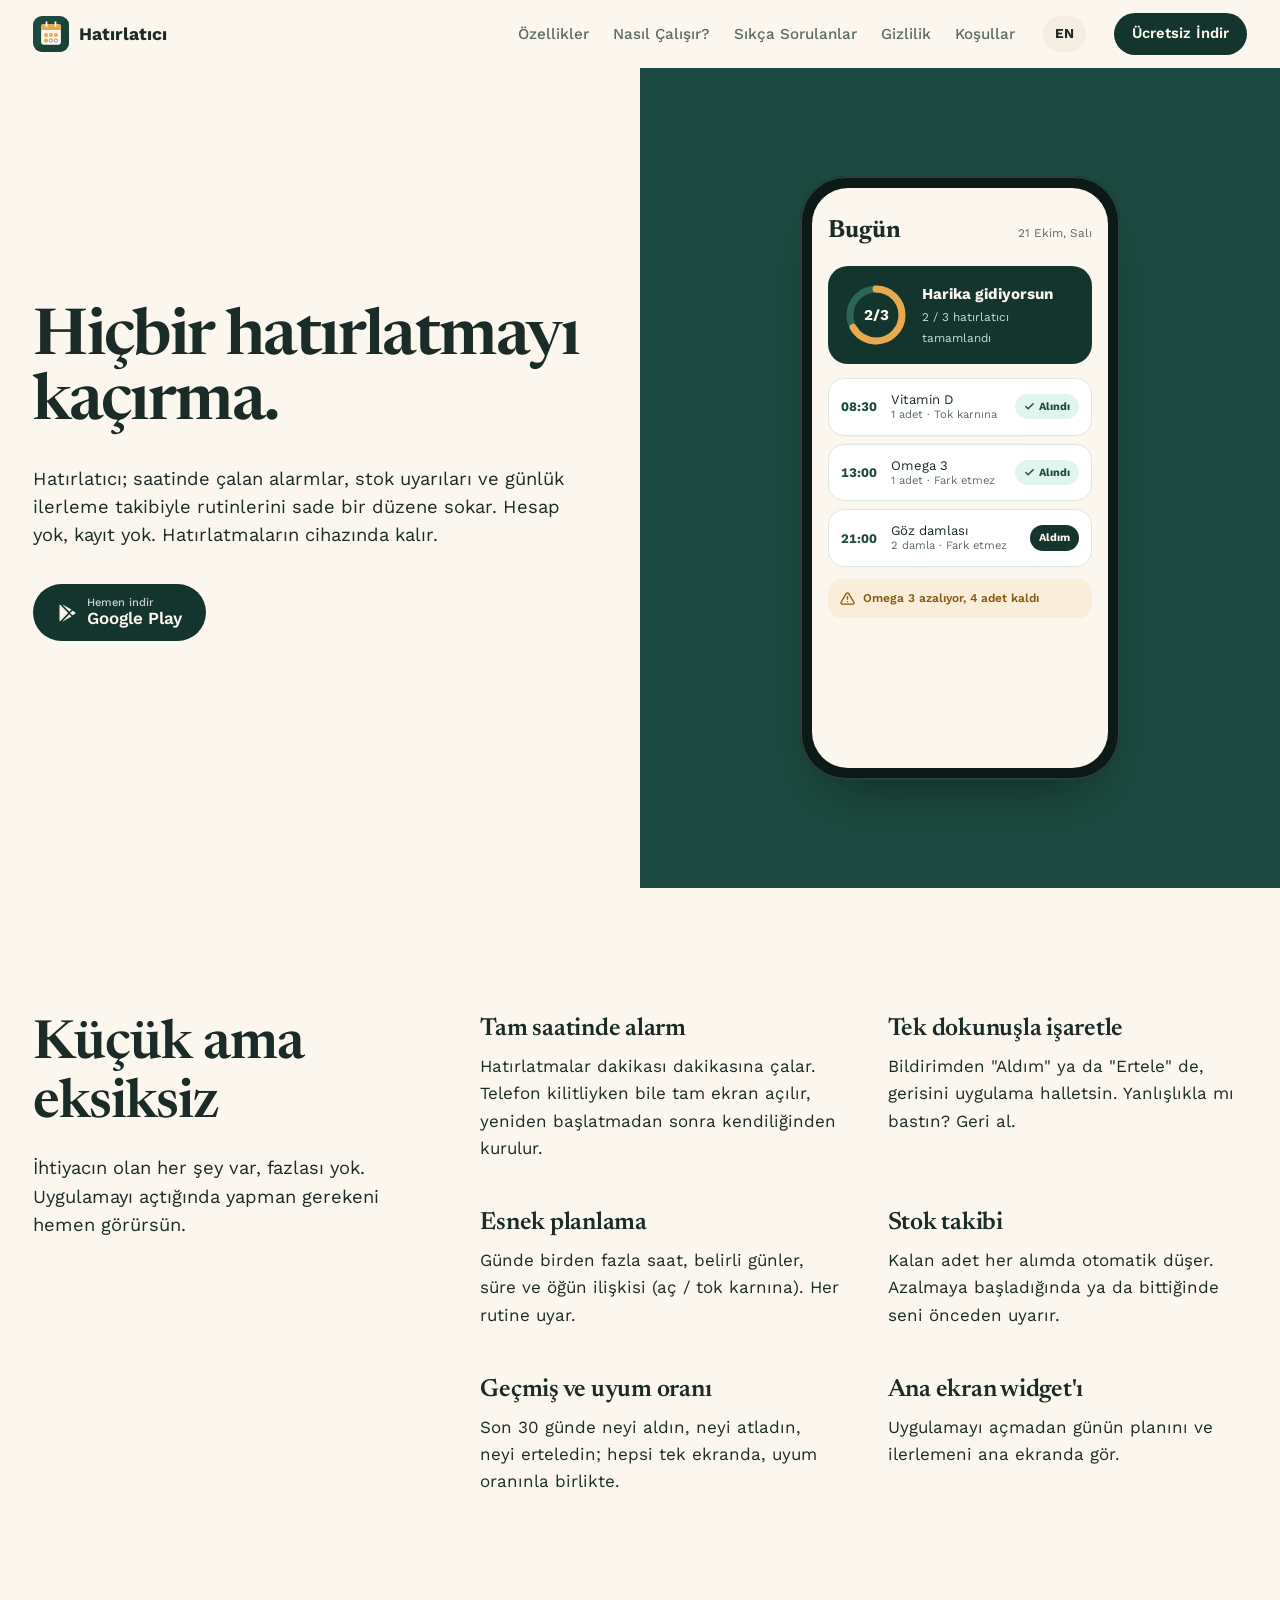
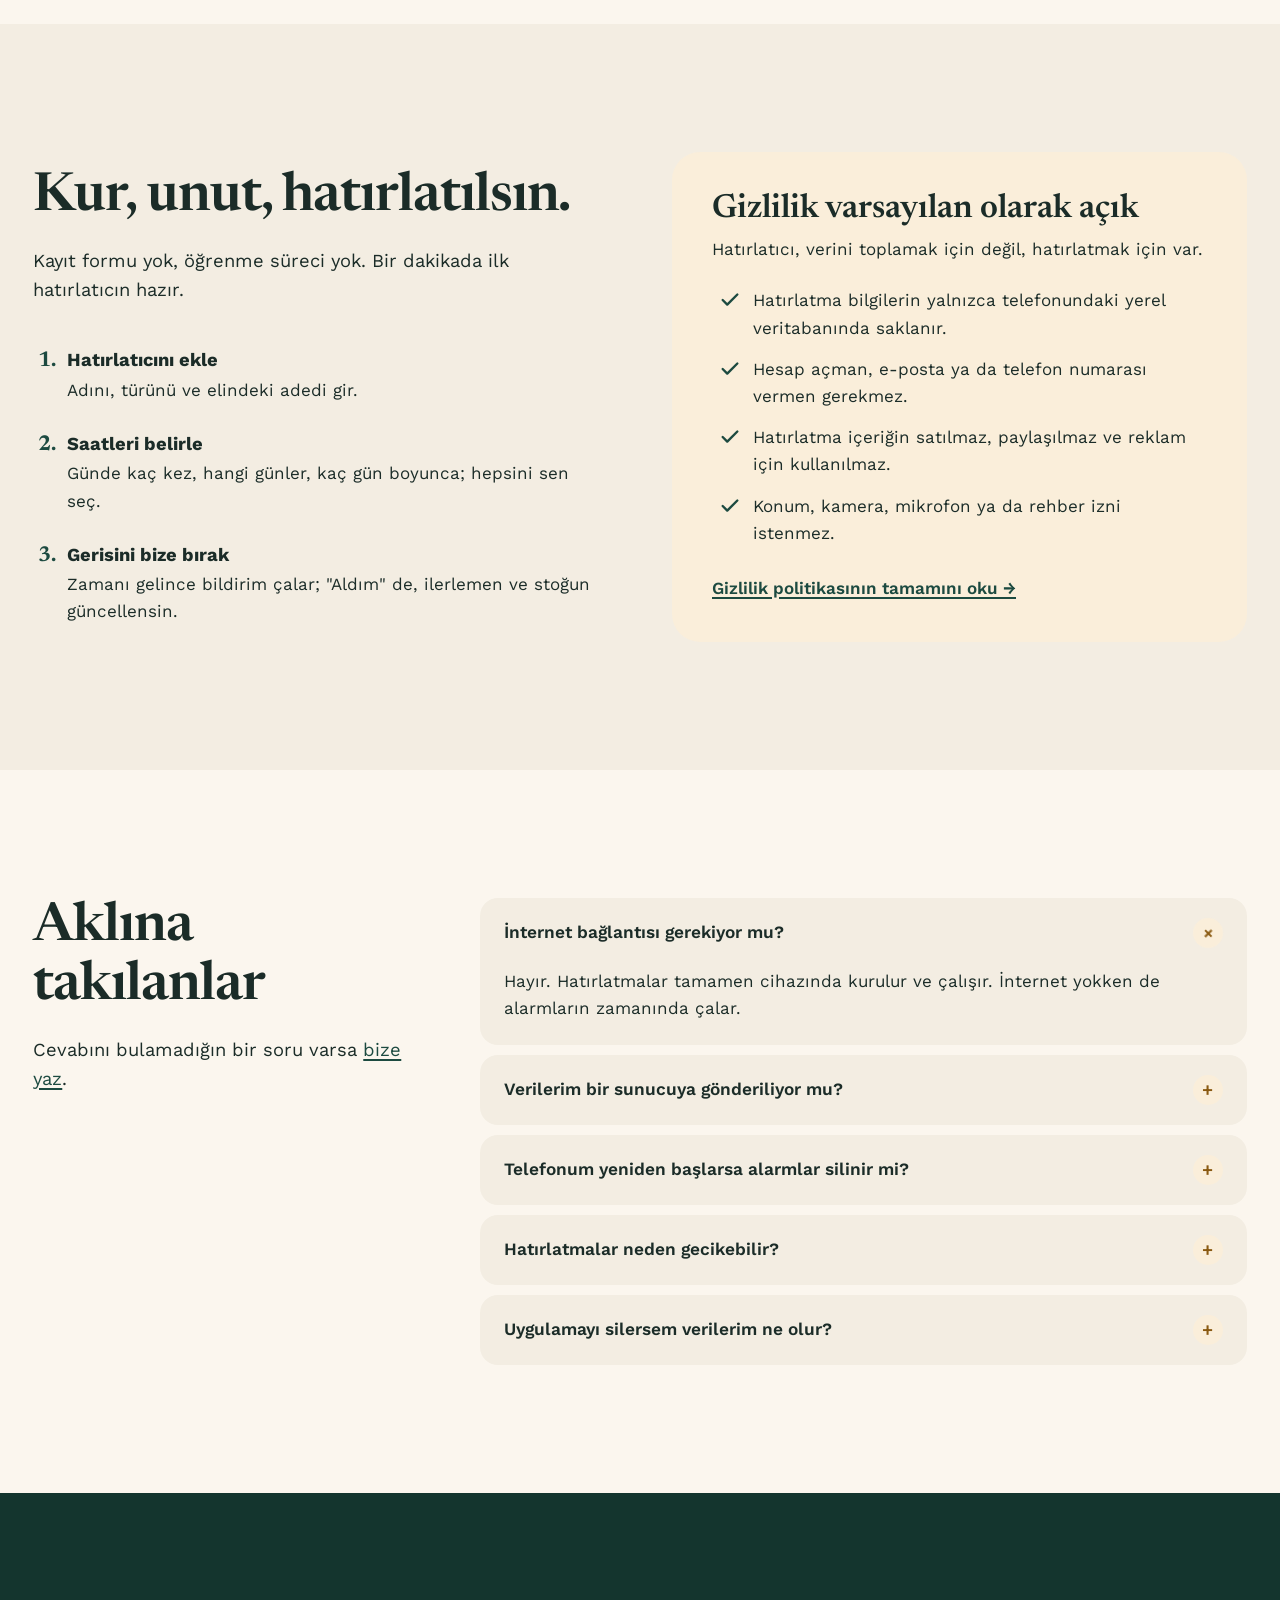
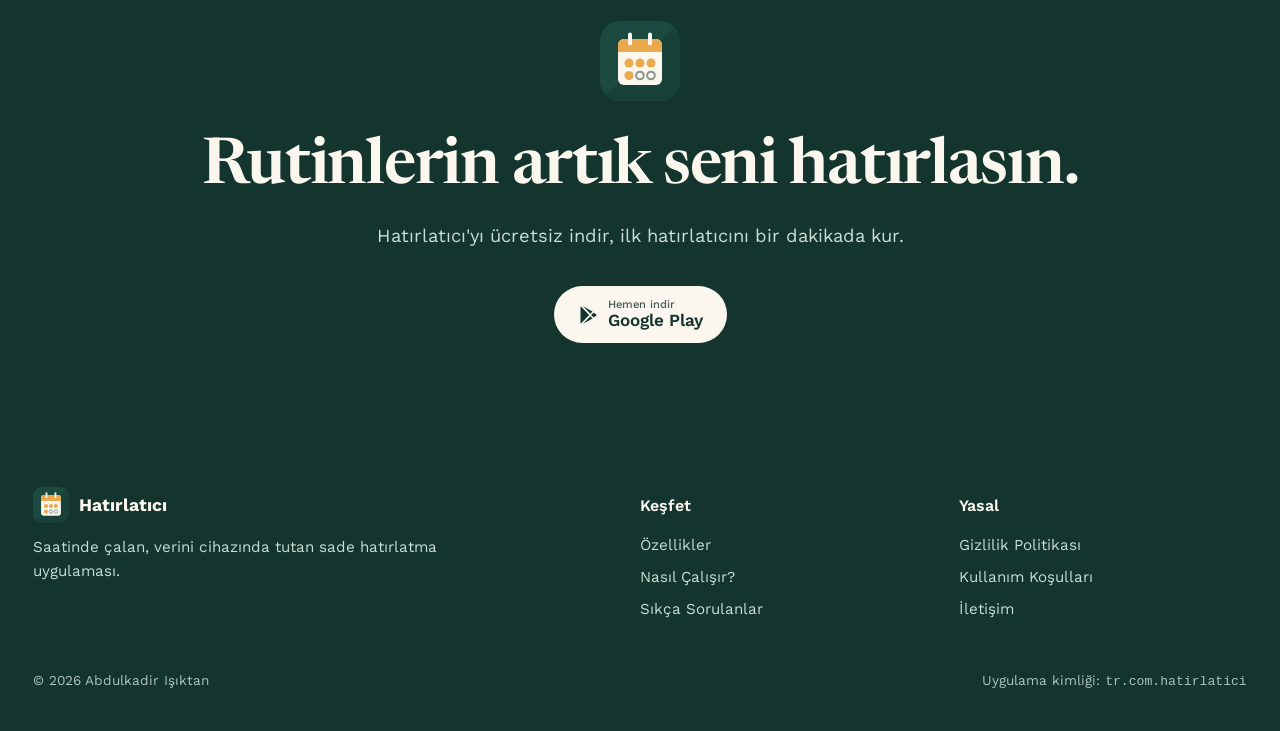
<file: index.html>
<!DOCTYPE html>
<html lang="tr">
<head>
<meta charset="UTF-8">
<meta name="viewport" content="width=device-width, initial-scale=1">
<title>Hatırlatıcı — Hiçbir hatırlatmayı kaçırma</title>
<meta name="description" content="Hatırlatıcı; saatinde çalan alarmlar, stok takibi, geçmiş ve ana ekran widget'ı ile günlük rutinlerini düzenler. Verilerin yalnızca cihazında kalır.">
<meta name="theme-color" content="#14352E">
<meta property="og:title" content="Hatırlatıcı">
<meta property="og:description" content="Saatinde çalan, verini cihazında tutan sade hatırlatma uygulaması.">
<meta property="og:image" content="logo.svg">
<link rel="alternate" hreflang="tr" href="./">
<link rel="alternate" hreflang="en" href="en/">
<link rel="icon" href="logo.svg" type="image/svg+xml">
<link rel="preconnect" href="https://fonts.gstatic.com" crossorigin>
<link href="https://fonts.googleapis.com/css2?family=Newsreader:wght@500;600;700&family=Work+Sans:wght@400;500;600;700&display=swap" rel="stylesheet">
<link rel="stylesheet" href="styles.css">
</head>
<body>

<nav class="nav">
  <div class="wrap">
    <a class="brand" href="./"><img src="logo.svg" alt="">Hatırlatıcı</a>
    <div class="nav-links">
      <a href="#ozellikler">Özellikler</a>
      <a href="#nasil-calisir">Nasıl Çalışır?</a>
      <a href="#sss">Sıkça Sorulanlar</a>
      <a href="gizlilik-politikasi.html">Gizlilik</a>
      <a href="kullanim-kosullari.html">Koşullar</a>
    </div>
    <a class="lang" href="en/" hreflang="en" lang="en" aria-label="English">EN</a>
    <a class="btn" href="#indir">Ücretsiz İndir</a>
  </div>
</nav>

<header class="hero">
  <div class="hero-copy" data-rise>
    <h1>Hiçbir hatırlatmayı kaçırma.</h1>
    <p class="lead">Hatırlatıcı; saatinde çalan alarmlar, stok uyarıları ve günlük ilerleme takibiyle rutinlerini sade bir düzene sokar. Hesap yok, kayıt yok. Hatırlatmaların cihazında kalır.</p>
    <a class="btn" href="https://play.google.com/store/apps/details?id=tr.com.hatirlatici" target="_blank" rel="noopener">
      <svg viewBox="0 0 24 24" fill="currentColor" aria-hidden="true"><path d="M3.6 1.8a1.5 1.5 0 0 0-.6 1.2v18c0 .5.2.9.6 1.2L13.4 12 3.6 1.8Zm11.2 11.6 2.6 2.7-11.3 6.4 8.7-9.1Zm3.8-4.1 2.8 1.6c.9.5.9 1.8 0 2.3l-2.8 1.6-2.9-2.8 2.9-2.7ZM6.1 1.5l11.3 6.4-2.6 2.7-8.7-9.1Z"/></svg>
      <span><small>Hemen indir</small>Google Play</span>
    </a>
  </div>
  <div class="hero-stage" data-rise>
    <div class="phone" data-ui aria-hidden="true">
      <div class="screen">
        <div class="top"><b>Bugün</b><span>21 Ekim, Salı</span></div>
        <div class="ring-card">
          <svg class="ring" viewBox="0 0 64 64">
            <circle cx="32" cy="32" r="26" fill="none" stroke="#2A6557" stroke-width="7"/>
            <circle cx="32" cy="32" r="26" fill="none" stroke="#EBA94D" stroke-width="7" stroke-linecap="round" stroke-dasharray="163.4" stroke-dashoffset="54.5" transform="rotate(-90 32 32)"/>
            <text x="32" y="37" text-anchor="middle" fill="#FBF6EE" font-size="15" font-weight="700" font-family="Work Sans, sans-serif">2/3</text>
          </svg>
          <div><b>Harika gidiyorsun</b><span>2 / 3 hatırlatıcı tamamlandı</span></div>
        </div>
        <div class="dose"><span class="t">08:30</span><span class="n">Vitamin D<small>1 adet · Tok karnına</small></span><span class="pill ok"><svg viewBox="0 0 24 24" fill="none" stroke="currentColor" stroke-width="3" stroke-linecap="round" stroke-linejoin="round" aria-hidden="true"><path d="M20 6 9 17l-5-5"/></svg>Alındı</span></div>
        <div class="dose"><span class="t">13:00</span><span class="n">Omega 3<small>1 adet · Fark etmez</small></span><span class="pill ok"><svg viewBox="0 0 24 24" fill="none" stroke="currentColor" stroke-width="3" stroke-linecap="round" stroke-linejoin="round" aria-hidden="true"><path d="M20 6 9 17l-5-5"/></svg>Alındı</span></div>
        <div class="dose"><span class="t">21:00</span><span class="n">Göz damlası<small>2 damla · Fark etmez</small></span><span class="pill wait">Aldım</span></div>
        <div class="stock"><svg viewBox="0 0 24 24" fill="none" stroke="currentColor" stroke-width="2.2" stroke-linecap="round" stroke-linejoin="round" aria-hidden="true"><path d="M10.3 3.9 1.8 18a2 2 0 0 0 1.7 3h17a2 2 0 0 0 1.7-3L13.7 3.9a2 2 0 0 0-3.4 0Z"/><path d="M12 9v4M12 17h.01"/></svg>Omega 3 azalıyor, 4 adet kaldı</div>
      </div>
    </div>
  </div>
</header>

<section class="block" id="ozellikler">
  <div class="wrap split">
    <div class="side" data-rise>
      <h2>Küçük ama eksiksiz</h2>
      <p class="intro">İhtiyacın olan her şey var, fazlası yok. Uygulamayı açtığında yapman gerekeni hemen görürsün.</p>
    </div>
    <ul class="feature-list" data-rise>
      <li>
        <h3>Tam saatinde alarm</h3>
        <p>Hatırlatmalar dakikası dakikasına çalar. Telefon kilitliyken bile tam ekran açılır, yeniden başlatmadan sonra kendiliğinden kurulur.</p>
      </li>
      <li>
        <h3>Tek dokunuşla işaretle</h3>
        <p>Bildirimden "Aldım" ya da "Ertele" de, gerisini uygulama halletsin. Yanlışlıkla mı bastın? Geri al.</p>
      </li>
      <li>
        <h3>Esnek planlama</h3>
        <p>Günde birden fazla saat, belirli günler, süre ve öğün ilişkisi (aç / tok karnına). Her rutine uyar.</p>
      </li>
      <li>
        <h3>Stok takibi</h3>
        <p>Kalan adet her alımda otomatik düşer. Azalmaya başladığında ya da bittiğinde seni önceden uyarır.</p>
      </li>
      <li>
        <h3>Geçmiş ve uyum oranı</h3>
        <p>Son 30 günde neyi aldın, neyi atladın, neyi erteledin; hepsi tek ekranda, uyum oranınla birlikte.</p>
      </li>
      <li>
        <h3>Ana ekran widget'ı</h3>
        <p>Uygulamayı açmadan günün planını ve ilerlemeni ana ekranda gör.</p>
      </li>
    </ul>
  </div>
</section>

<section class="block alt" id="nasil-calisir">
  <div class="wrap steps">
    <div data-rise>
      <h2>Kur, unut, hatırlatılsın.</h2>
      <p class="intro">Kayıt formu yok, öğrenme süreci yok. Bir dakikada ilk hatırlatıcın hazır.</p>
      <ol>
        <li><b>Hatırlatıcını ekle</b>Adını, türünü ve elindeki adedi gir.</li>
        <li><b>Saatleri belirle</b>Günde kaç kez, hangi günler, kaç gün boyunca; hepsini sen seç.</li>
        <li><b>Gerisini bize bırak</b>Zamanı gelince bildirim çalar; "Aldım" de, ilerlemen ve stoğun güncellensin.</li>
      </ol>
    </div>
    <div class="privacy-box" data-rise>
      <h3>Gizlilik varsayılan olarak açık</h3>
      <p>Hatırlatıcı, verini toplamak için değil, hatırlatmak için var.</p>
      <ul class="checks">
        <li>Hatırlatma bilgilerin yalnızca telefonundaki yerel veritabanında saklanır.</li>
        <li>Hesap açman, e-posta ya da telefon numarası vermen gerekmez.</li>
        <li>Hatırlatma içeriğin satılmaz, paylaşılmaz ve reklam için kullanılmaz.</li>
        <li>Konum, kamera, mikrofon ya da rehber izni istenmez.</li>
      </ul>
      <p class="more"><a href="gizlilik-politikasi.html">Gizlilik politikasının tamamını oku →</a></p>
    </div>
  </div>
</section>

<section class="block" id="sss">
  <div class="wrap split">
    <div class="side" data-rise>
      <h2>Aklına takılanlar</h2>
      <p class="intro">Cevabını bulamadığın bir soru varsa <a href="mailto:kadirisiktan@gmail.com">bize yaz</a>.</p>
    </div>
    <div class="faq" data-rise>
      <details open>
        <summary>İnternet bağlantısı gerekiyor mu?</summary>
        <p>Hayır. Hatırlatmalar tamamen cihazında kurulur ve çalışır. İnternet yokken de alarmların zamanında çalar.</p>
      </details>
      <details>
        <summary>Verilerim bir sunucuya gönderiliyor mu?</summary>
        <p>Hatırlatma bilgilerin hiçbir sunucuya gönderilmez. Uygulamayı iyileştirmek için anonim ve toplu kullanım istatistikleri (Firebase Analytics) toplanır. Uygulama ücretsiz kalabilsin diye Google AdMob reklamları gösterilir; Google reklam sunumu için reklam kimliği gibi cihaz verilerini işleyebilir. Bunların hiçbiri hatırlatmalarının içeriğini kapsamaz.</p>
      </details>
      <details>
        <summary>Telefonum yeniden başlarsa alarmlar silinir mi?</summary>
        <p>Hayır. Cihaz açıldığında Hatırlatıcı tüm alarmları kendiliğinden yeniden kurar.</p>
      </details>
      <details>
        <summary>Hatırlatmalar neden gecikebilir?</summary>
        <p>Bazı telefonlardaki pil tasarrufu modları arka plandaki uygulamaları kısıtlayabilir. Uygulama içinde bildirim ve tam zamanlı alarm izinleri kapalıysa seni uyarır; bu izinleri açman ve Hatırlatıcı'yı pil optimizasyonundan muaf tutman önerilir.</p>
      </details>
      <details>
        <summary>Uygulamayı silersem verilerim ne olur?</summary>
        <p>Uygulamayı kaldırdığında cihazındaki tüm hatırlatma kayıtların da silinir. Geliştirici tarafında bir kopyası tutulmaz.</p>
      </details>
    </div>
  </div>
</section>

<section class="cta" id="indir">
  <div class="wrap" data-rise>
    <img src="logo.svg" alt="Hatırlatıcı logosu">
    <h2>Rutinlerin artık seni hatırlasın.</h2>
    <p>Hatırlatıcı'yı ücretsiz indir, ilk hatırlatıcını bir dakikada kur.</p>
    <a class="btn btn-light" href="https://play.google.com/store/apps/details?id=tr.com.hatirlatici" target="_blank" rel="noopener">
      <svg viewBox="0 0 24 24" fill="currentColor" aria-hidden="true"><path d="M3.6 1.8a1.5 1.5 0 0 0-.6 1.2v18c0 .5.2.9.6 1.2L13.4 12 3.6 1.8Zm11.2 11.6 2.6 2.7-11.3 6.4 8.7-9.1Zm3.8-4.1 2.8 1.6c.9.5.9 1.8 0 2.3l-2.8 1.6-2.9-2.8 2.9-2.7ZM6.1 1.5l11.3 6.4-2.6 2.7-8.7-9.1Z"/></svg>
      <span><small>Hemen indir</small>Google Play</span>
    </a>
  </div>
</section>

<footer class="site">
  <div class="wrap">
    <div class="cols">
      <div>
        <a class="brand" href="./"><img src="logo.svg" alt="">Hatırlatıcı</a>
        <p>Saatinde çalan, verini cihazında tutan sade hatırlatma uygulaması.</p>
      </div>
      <div>
        <h4>Keşfet</h4>
        <ul>
          <li><a href="#ozellikler">Özellikler</a></li>
          <li><a href="#nasil-calisir">Nasıl Çalışır?</a></li>
          <li><a href="#sss">Sıkça Sorulanlar</a></li>
        </ul>
      </div>
      <div>
        <h4>Yasal</h4>
        <ul>
          <li><a href="gizlilik-politikasi.html">Gizlilik Politikası</a></li>
          <li><a href="kullanim-kosullari.html">Kullanım Koşulları</a></li>
          <li><a href="mailto:kadirisiktan@gmail.com">İletişim</a></li>
        </ul>
      </div>
    </div>
    <div class="bottom">
      <span>© 2026 Abdulkadir Işıktan</span>
      <span>Uygulama kimliği: <code>tr.com.hatirlatici</code></span>
    </div>
  </div>
</footer>

<script>
  // Mark section parts as they enter so they rise into place once; skipped for reduced motion.
  (() => {
    if (!("IntersectionObserver" in window) || matchMedia("(prefers-reduced-motion: reduce)").matches) return;
    document.documentElement.classList.add("rise-ready");
    const io = new IntersectionObserver((entries) => {
      for (const entry of entries) {
        if (!entry.isIntersecting) continue;
        entry.target.classList.add("risen");
        io.unobserve(entry.target);
      }
    }, { rootMargin: "0px 0px -8% 0px" });
    document.querySelectorAll("[data-rise]").forEach((el) => io.observe(el));
  })();
</script>
</body>
</html>
</file>
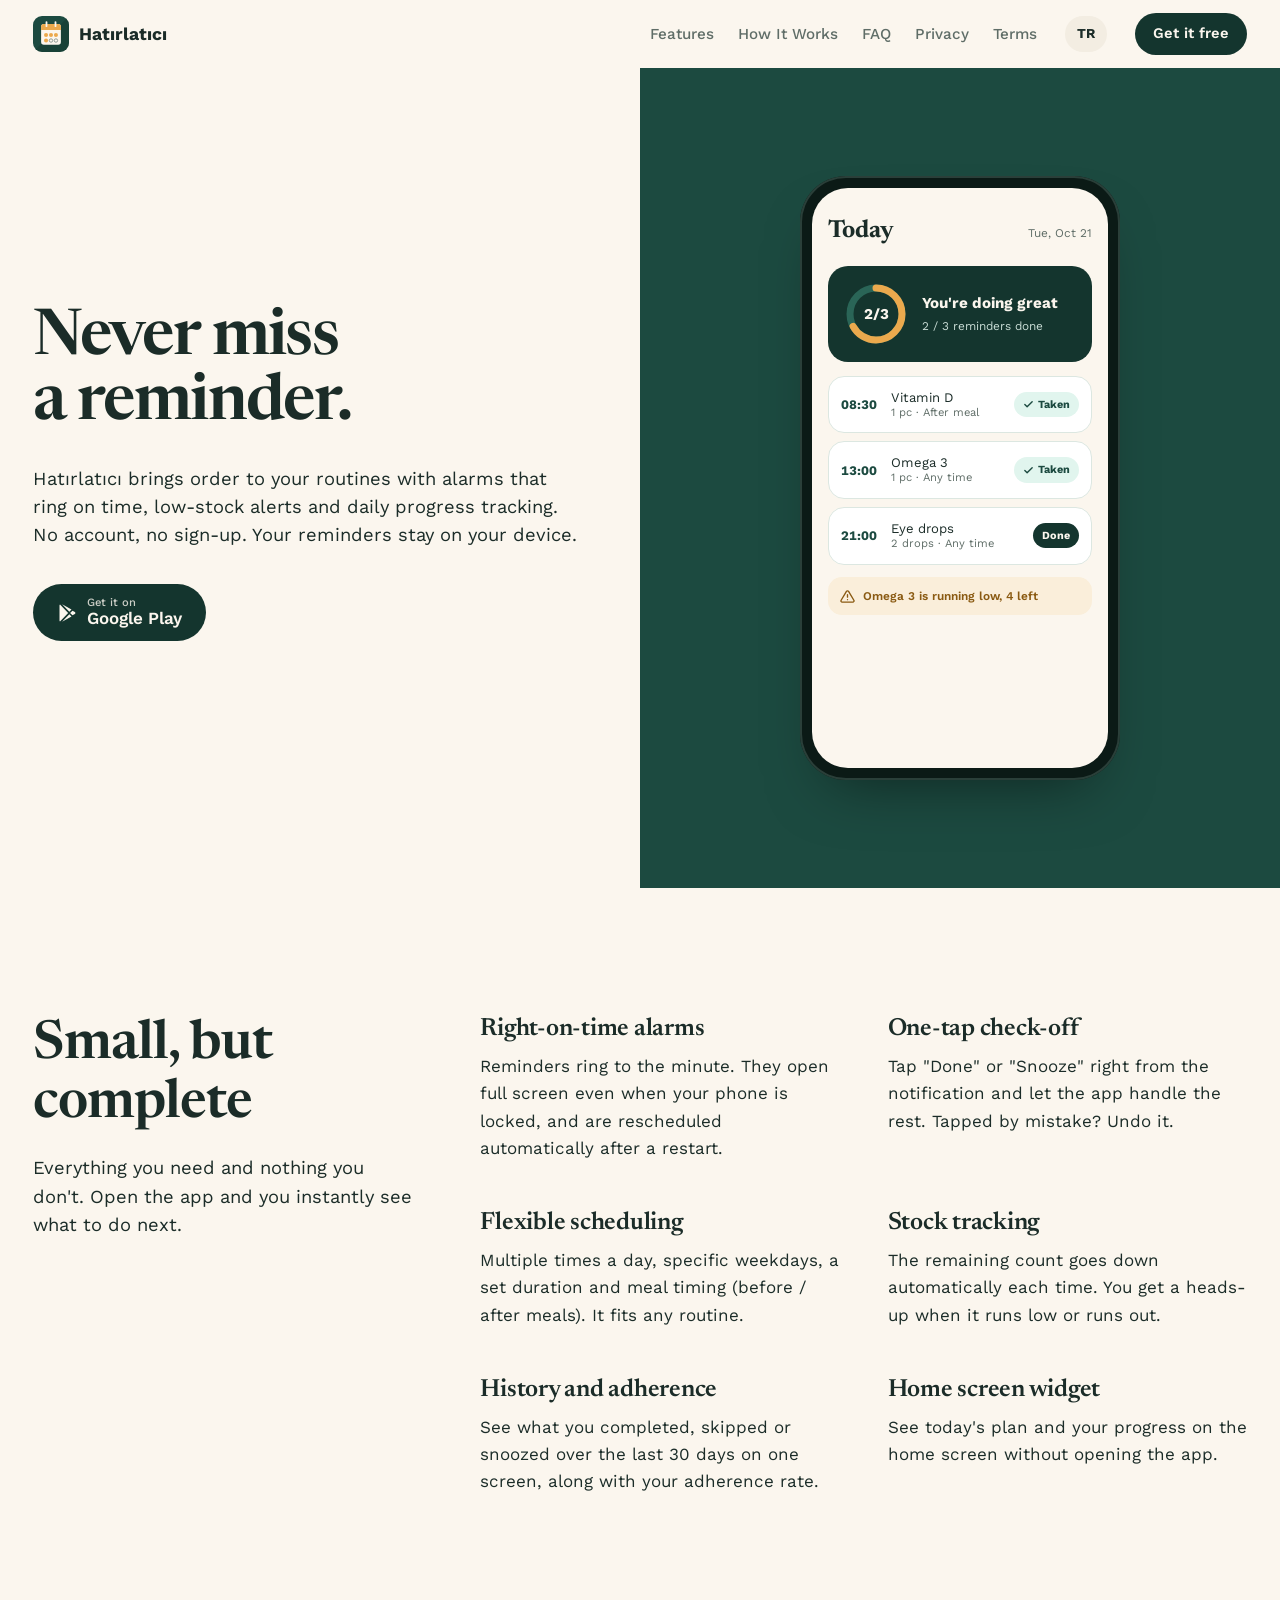
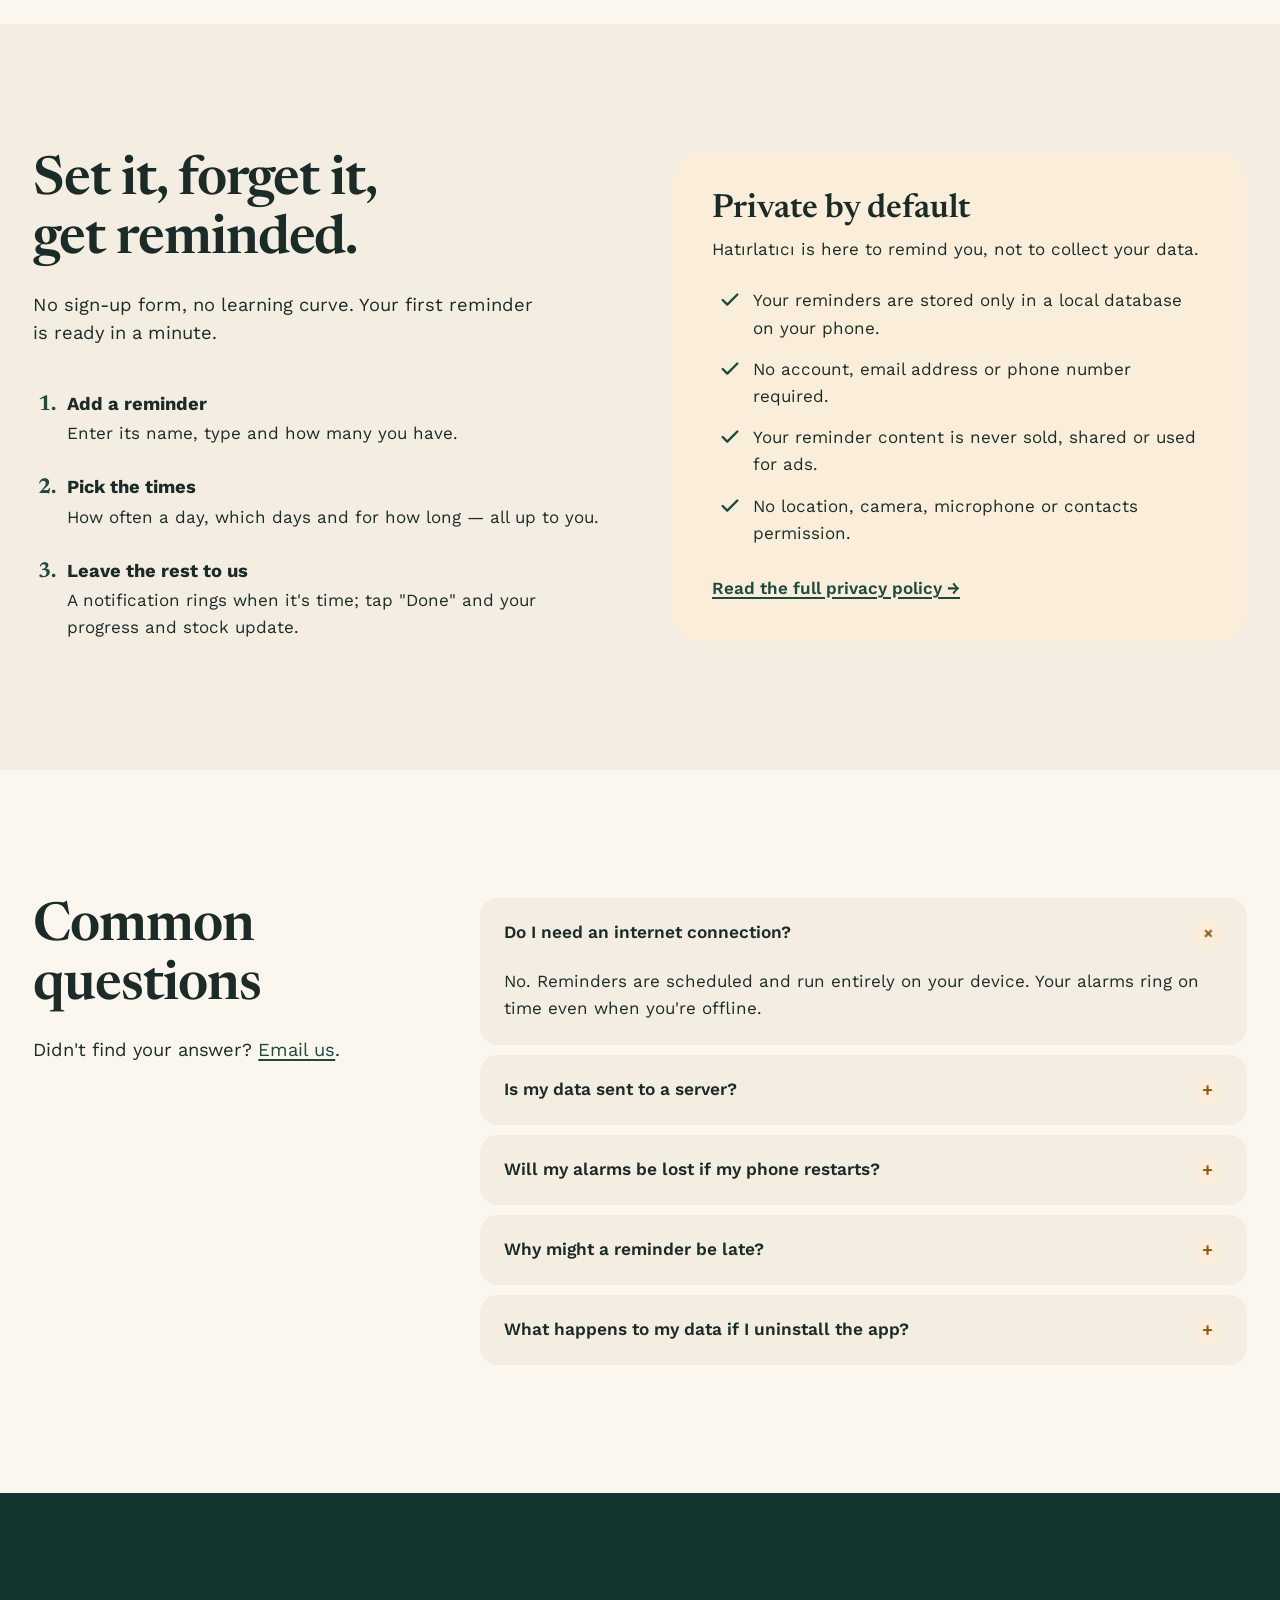
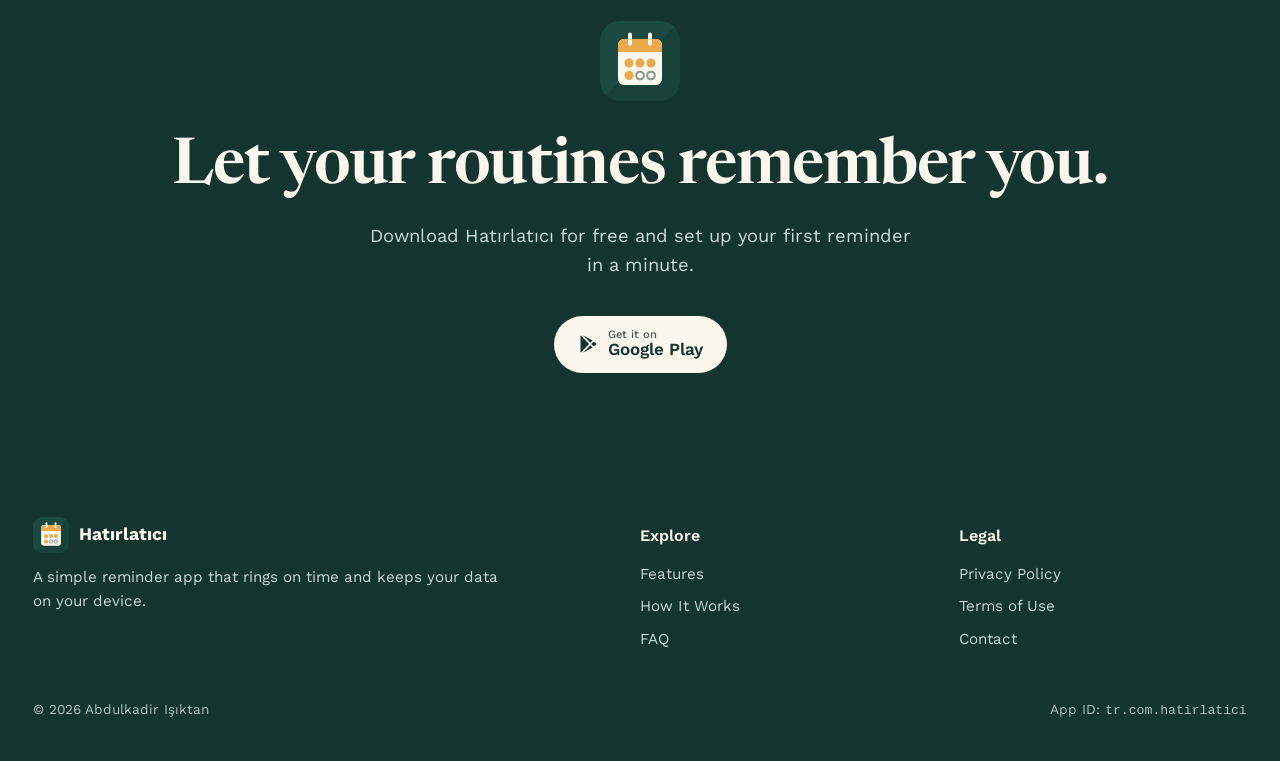
<file: en/index.html>
<!DOCTYPE html>
<html lang="en">
<head>
<meta charset="UTF-8">
<meta name="viewport" content="width=device-width, initial-scale=1">
<title>Hatırlatıcı — Never miss a reminder</title>
<meta name="description" content="Hatırlatıcı keeps your daily routines on track with on-time alarms, stock tracking, history and a home screen widget. Your data stays on your device.">
<meta name="theme-color" content="#14352E">
<meta property="og:title" content="Hatırlatıcı">
<meta property="og:description" content="A simple reminder app that rings on time and keeps your data on your device.">
<meta property="og:image" content="../logo.svg">
<link rel="alternate" hreflang="tr" href="../">
<link rel="alternate" hreflang="en" href="./">
<link rel="icon" href="../logo.svg" type="image/svg+xml">
<link rel="preconnect" href="https://fonts.gstatic.com" crossorigin>
<link href="https://fonts.googleapis.com/css2?family=Newsreader:wght@500;600;700&family=Work+Sans:wght@400;500;600;700&display=swap" rel="stylesheet">
<link rel="stylesheet" href="../styles.css">
</head>
<body>

<nav class="nav">
  <div class="wrap">
    <a class="brand" href="./"><img src="../logo.svg" alt="">Hatırlatıcı</a>
    <div class="nav-links">
      <a href="#features">Features</a>
      <a href="#how-it-works">How It Works</a>
      <a href="#faq">FAQ</a>
      <a href="privacy-policy.html">Privacy</a>
      <a href="terms-of-use.html">Terms</a>
    </div>
    <a class="lang" href="../" hreflang="tr" lang="tr" aria-label="Türkçe">TR</a>
    <a class="btn" href="#download">Get it free</a>
  </div>
</nav>

<header class="hero">
  <div class="hero-copy" data-rise>
    <h1>Never miss a reminder.</h1>
    <p class="lead">Hatırlatıcı brings order to your routines with alarms that ring on time, low-stock alerts and daily progress tracking. No account, no sign-up. Your reminders stay on your device.</p>
    <a class="btn" href="https://play.google.com/store/apps/details?id=tr.com.hatirlatici" target="_blank" rel="noopener">
      <svg viewBox="0 0 24 24" fill="currentColor" aria-hidden="true"><path d="M3.6 1.8a1.5 1.5 0 0 0-.6 1.2v18c0 .5.2.9.6 1.2L13.4 12 3.6 1.8Zm11.2 11.6 2.6 2.7-11.3 6.4 8.7-9.1Zm3.8-4.1 2.8 1.6c.9.5.9 1.8 0 2.3l-2.8 1.6-2.9-2.8 2.9-2.7ZM6.1 1.5l11.3 6.4-2.6 2.7-8.7-9.1Z"/></svg>
      <span><small>Get it on</small>Google Play</span>
    </a>
  </div>
  <div class="hero-stage" data-rise>
    <div class="phone" data-ui aria-hidden="true">
      <div class="screen">
        <div class="top"><b>Today</b><span>Tue, Oct 21</span></div>
        <div class="ring-card">
          <svg class="ring" viewBox="0 0 64 64">
            <circle cx="32" cy="32" r="26" fill="none" stroke="#2A6557" stroke-width="7"/>
            <circle cx="32" cy="32" r="26" fill="none" stroke="#EBA94D" stroke-width="7" stroke-linecap="round" stroke-dasharray="163.4" stroke-dashoffset="54.5" transform="rotate(-90 32 32)"/>
            <text x="32" y="37" text-anchor="middle" fill="#FBF6EE" font-size="15" font-weight="700" font-family="Work Sans, sans-serif">2/3</text>
          </svg>
          <div><b>You're doing great</b><span>2 / 3 reminders done</span></div>
        </div>
        <div class="dose"><span class="t">08:30</span><span class="n">Vitamin D<small>1 pc · After meal</small></span><span class="pill ok"><svg viewBox="0 0 24 24" fill="none" stroke="currentColor" stroke-width="3" stroke-linecap="round" stroke-linejoin="round" aria-hidden="true"><path d="M20 6 9 17l-5-5"/></svg>Taken</span></div>
        <div class="dose"><span class="t">13:00</span><span class="n">Omega 3<small>1 pc · Any time</small></span><span class="pill ok"><svg viewBox="0 0 24 24" fill="none" stroke="currentColor" stroke-width="3" stroke-linecap="round" stroke-linejoin="round" aria-hidden="true"><path d="M20 6 9 17l-5-5"/></svg>Taken</span></div>
        <div class="dose"><span class="t">21:00</span><span class="n">Eye drops<small>2 drops · Any time</small></span><span class="pill wait">Done</span></div>
        <div class="stock"><svg viewBox="0 0 24 24" fill="none" stroke="currentColor" stroke-width="2.2" stroke-linecap="round" stroke-linejoin="round" aria-hidden="true"><path d="M10.3 3.9 1.8 18a2 2 0 0 0 1.7 3h17a2 2 0 0 0 1.7-3L13.7 3.9a2 2 0 0 0-3.4 0Z"/><path d="M12 9v4M12 17h.01"/></svg>Omega 3 is running low, 4 left</div>
      </div>
    </div>
  </div>
</header>

<section class="block" id="features">
  <div class="wrap split">
    <div class="side" data-rise>
      <h2>Small, but complete</h2>
      <p class="intro">Everything you need and nothing you don't. Open the app and you instantly see what to do next.</p>
    </div>
    <ul class="feature-list" data-rise>
      <li>
        <h3>Right-on-time alarms</h3>
        <p>Reminders ring to the minute. They open full screen even when your phone is locked, and are rescheduled automatically after a restart.</p>
      </li>
      <li>
        <h3>One-tap check-off</h3>
        <p>Tap "Done" or "Snooze" right from the notification and let the app handle the rest. Tapped by mistake? Undo it.</p>
      </li>
      <li>
        <h3>Flexible scheduling</h3>
        <p>Multiple times a day, specific weekdays, a set duration and meal timing (before / after meals). It fits any routine.</p>
      </li>
      <li>
        <h3>Stock tracking</h3>
        <p>The remaining count goes down automatically each time. You get a heads-up when it runs low or runs out.</p>
      </li>
      <li>
        <h3>History and adherence</h3>
        <p>See what you completed, skipped or snoozed over the last 30 days on one screen, along with your adherence rate.</p>
      </li>
      <li>
        <h3>Home screen widget</h3>
        <p>See today's plan and your progress on the home screen without opening the app.</p>
      </li>
    </ul>
  </div>
</section>

<section class="block alt" id="how-it-works">
  <div class="wrap steps">
    <div data-rise>
      <h2>Set it, forget it, get reminded.</h2>
      <p class="intro">No sign-up form, no learning curve. Your first reminder is ready in a minute.</p>
      <ol>
        <li><b>Add a reminder</b>Enter its name, type and how many you have.</li>
        <li><b>Pick the times</b>How often a day, which days and for how long — all up to you.</li>
        <li><b>Leave the rest to us</b>A notification rings when it's time; tap "Done" and your progress and stock update.</li>
      </ol>
    </div>
    <div class="privacy-box" data-rise>
      <h3>Private by default</h3>
      <p>Hatırlatıcı is here to remind you, not to collect your data.</p>
      <ul class="checks">
        <li>Your reminders are stored only in a local database on your phone.</li>
        <li>No account, email address or phone number required.</li>
        <li>Your reminder content is never sold, shared or used for ads.</li>
        <li>No location, camera, microphone or contacts permission.</li>
      </ul>
      <p class="more"><a href="privacy-policy.html">Read the full privacy policy →</a></p>
    </div>
  </div>
</section>

<section class="block" id="faq">
  <div class="wrap split">
    <div class="side" data-rise>
      <h2>Common questions</h2>
      <p class="intro">Didn't find your answer? <a href="mailto:kadirisiktan@gmail.com">Email us</a>.</p>
    </div>
    <div class="faq" data-rise>
      <details open>
        <summary>Do I need an internet connection?</summary>
        <p>No. Reminders are scheduled and run entirely on your device. Your alarms ring on time even when you're offline.</p>
      </details>
      <details>
        <summary>Is my data sent to a server?</summary>
        <p>Your reminders are never sent to any server. Anonymous, aggregated usage statistics (Firebase Analytics) are collected to improve the app. To keep the app free, it shows Google AdMob ads; Google may process device data such as the advertising ID to serve them. None of this includes the content of your reminders.</p>
      </details>
      <details>
        <summary>Will my alarms be lost if my phone restarts?</summary>
        <p>No. When your device boots up, Hatırlatıcı reschedules all alarms automatically.</p>
      </details>
      <details>
        <summary>Why might a reminder be late?</summary>
        <p>Battery saver modes on some phones can restrict apps running in the background. The app warns you if notification or exact alarm permissions are turned off; we recommend enabling them and excluding Hatırlatıcı from battery optimization.</p>
      </details>
      <details>
        <summary>What happens to my data if I uninstall the app?</summary>
        <p>Uninstalling the app deletes all reminder records on your device. The developer keeps no copy.</p>
      </details>
    </div>
  </div>
</section>

<section class="cta" id="download">
  <div class="wrap" data-rise>
    <img src="../logo.svg" alt="Hatırlatıcı logo">
    <h2>Let your routines remember you.</h2>
    <p>Download Hatırlatıcı for free and set up your first reminder in a minute.</p>
    <a class="btn btn-light" href="https://play.google.com/store/apps/details?id=tr.com.hatirlatici" target="_blank" rel="noopener">
      <svg viewBox="0 0 24 24" fill="currentColor" aria-hidden="true"><path d="M3.6 1.8a1.5 1.5 0 0 0-.6 1.2v18c0 .5.2.9.6 1.2L13.4 12 3.6 1.8Zm11.2 11.6 2.6 2.7-11.3 6.4 8.7-9.1Zm3.8-4.1 2.8 1.6c.9.5.9 1.8 0 2.3l-2.8 1.6-2.9-2.8 2.9-2.7ZM6.1 1.5l11.3 6.4-2.6 2.7-8.7-9.1Z"/></svg>
      <span><small>Get it on</small>Google Play</span>
    </a>
  </div>
</section>

<footer class="site">
  <div class="wrap">
    <div class="cols">
      <div>
        <a class="brand" href="./"><img src="../logo.svg" alt="">Hatırlatıcı</a>
        <p>A simple reminder app that rings on time and keeps your data on your device.</p>
      </div>
      <div>
        <h4>Explore</h4>
        <ul>
          <li><a href="#features">Features</a></li>
          <li><a href="#how-it-works">How It Works</a></li>
          <li><a href="#faq">FAQ</a></li>
        </ul>
      </div>
      <div>
        <h4>Legal</h4>
        <ul>
          <li><a href="privacy-policy.html">Privacy Policy</a></li>
          <li><a href="terms-of-use.html">Terms of Use</a></li>
          <li><a href="mailto:kadirisiktan@gmail.com">Contact</a></li>
        </ul>
      </div>
    </div>
    <div class="bottom">
      <span>© 2026 Abdulkadir Işıktan</span>
      <span>App ID: <code>tr.com.hatirlatici</code></span>
    </div>
  </div>
</footer>

<script>
  // Mark section parts as they enter so they rise into place once; skipped for reduced motion.
  (() => {
    if (!("IntersectionObserver" in window) || matchMedia("(prefers-reduced-motion: reduce)").matches) return;
    document.documentElement.classList.add("rise-ready");
    const io = new IntersectionObserver((entries) => {
      for (const entry of entries) {
        if (!entry.isIntersecting) continue;
        entry.target.classList.add("risen");
        io.unobserve(entry.target);
      }
    }, { rootMargin: "0px 0px -8% 0px" });
    document.querySelectorAll("[data-rise]").forEach((el) => io.observe(el));
  })();
</script>
</body>
</html>
</file>
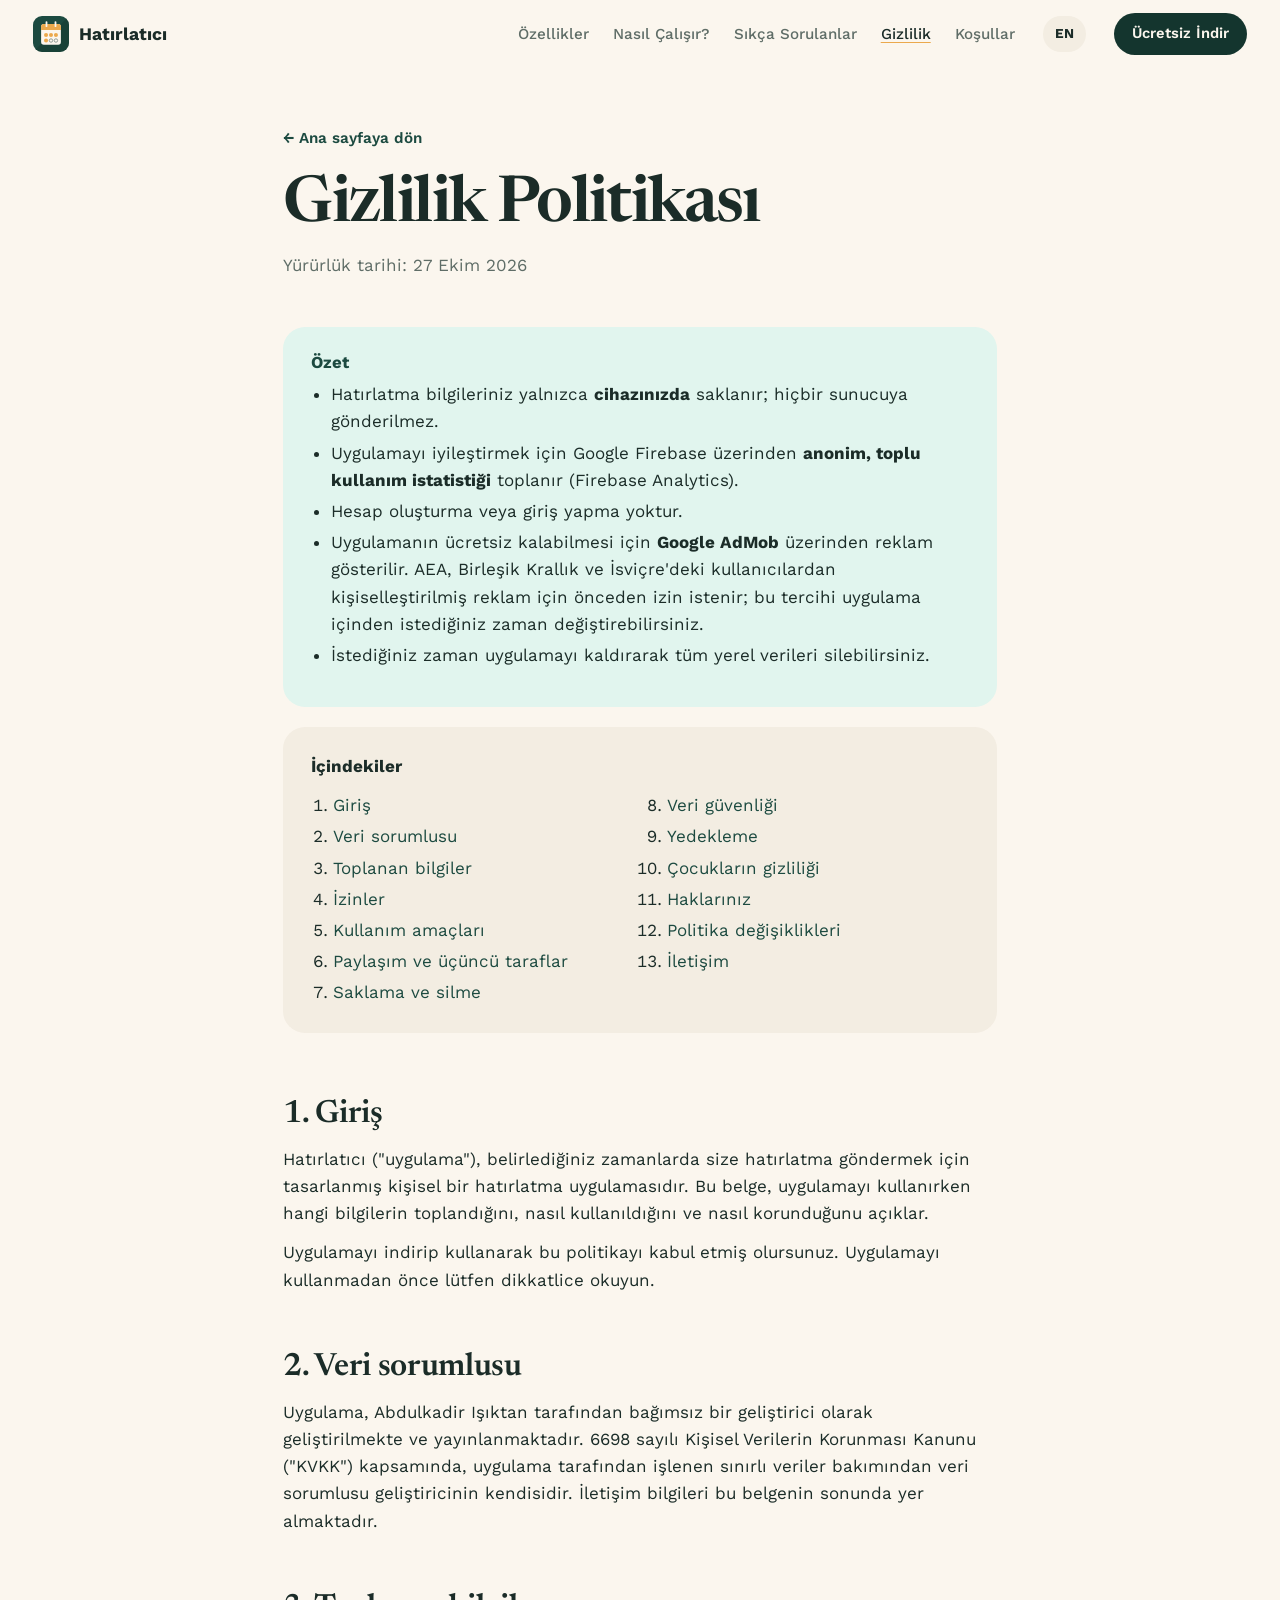
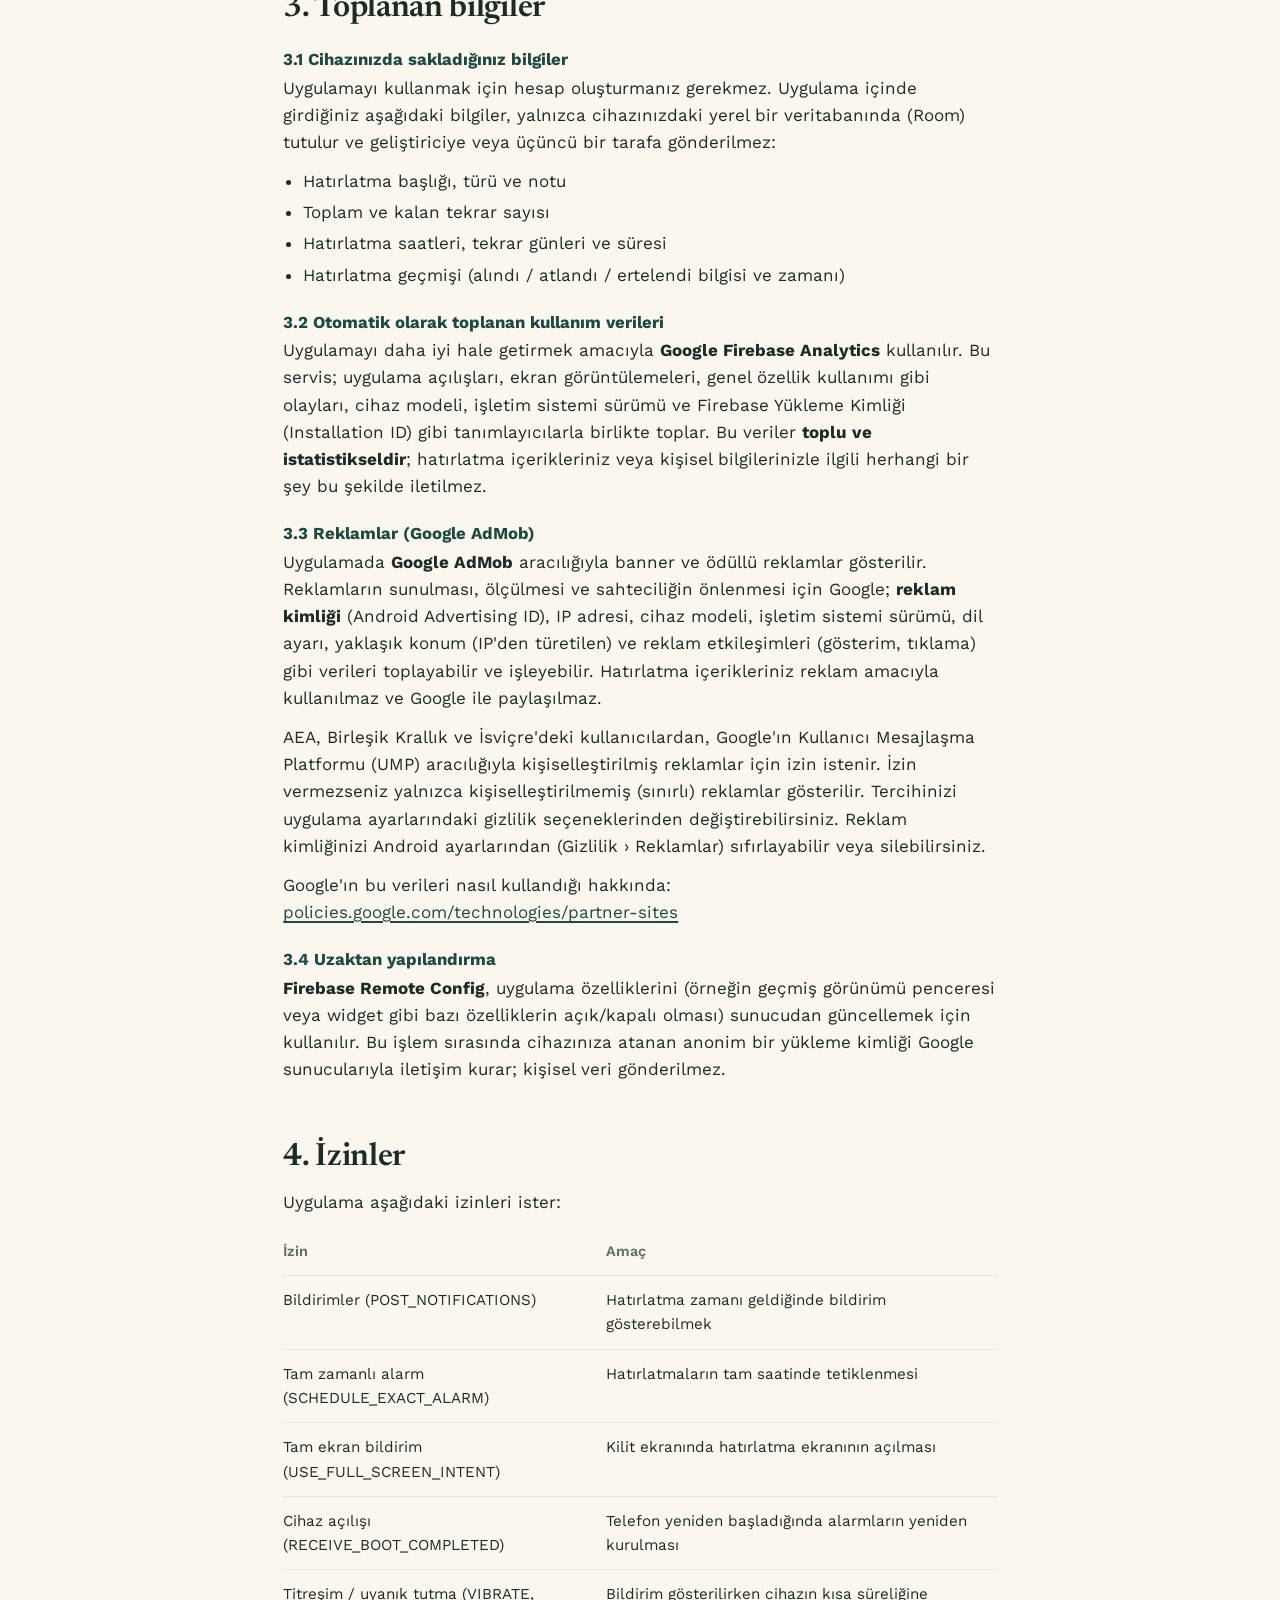
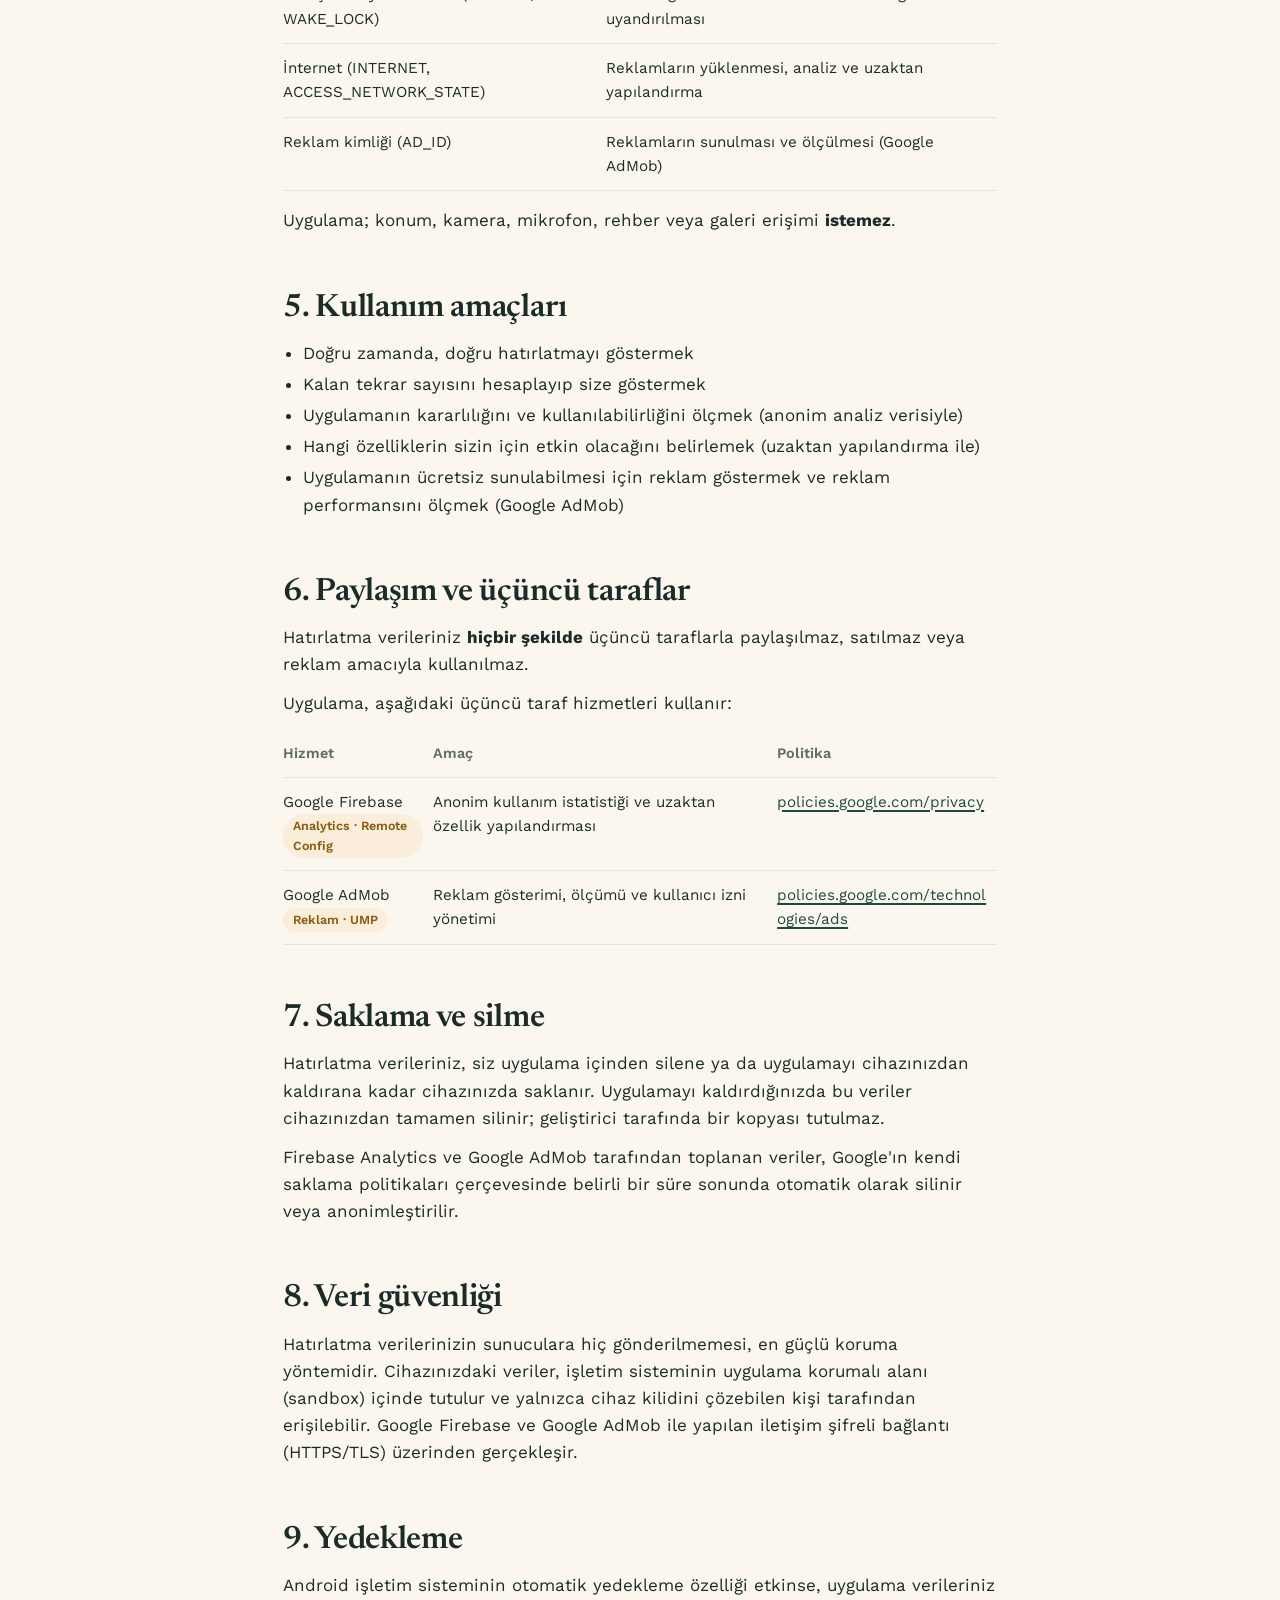
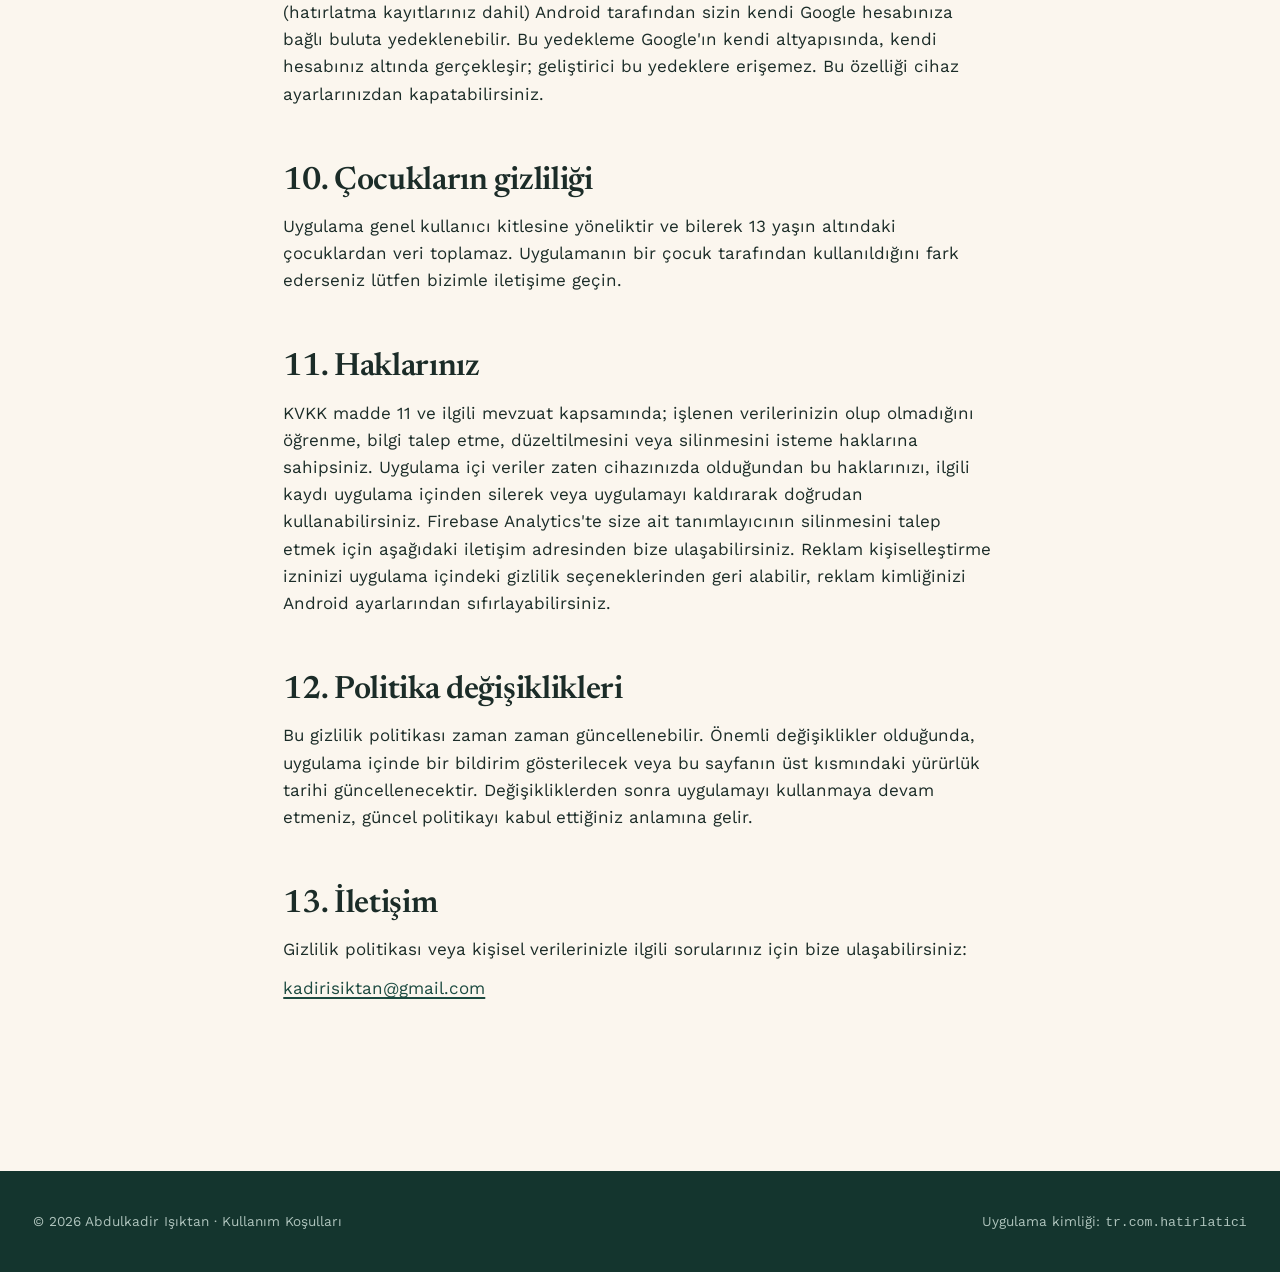
<file: gizlilik-politikasi.html>
<!DOCTYPE html>
<html lang="tr">
<head>
<meta charset="UTF-8">
<meta name="viewport" content="width=device-width, initial-scale=1">
<title>Gizlilik Politikası — Hatırlatıcı</title>
<meta name="description" content="Hatırlatıcı uygulamasının gizlilik politikası: hangi verilerin toplandığı, nasıl kullanıldığı ve nasıl korunduğu.">
<meta name="theme-color" content="#14352E">
<link rel="alternate" hreflang="tr" href="gizlilik-politikasi.html">
<link rel="alternate" hreflang="en" href="en/privacy-policy.html">
<link rel="icon" href="logo.svg" type="image/svg+xml">
<link rel="preconnect" href="https://fonts.gstatic.com" crossorigin>
<link href="https://fonts.googleapis.com/css2?family=Newsreader:wght@500;600;700&family=Work+Sans:wght@400;500;600;700&display=swap" rel="stylesheet">
<link rel="stylesheet" href="styles.css">
</head>
<body>

<nav class="nav">
  <div class="wrap">
    <a class="brand" href="./"><img src="logo.svg" alt="">Hatırlatıcı</a>
    <div class="nav-links">
      <a href="./#ozellikler">Özellikler</a>
      <a href="./#nasil-calisir">Nasıl Çalışır?</a>
      <a href="./#sss">Sıkça Sorulanlar</a>
      <a href="gizlilik-politikasi.html" aria-current="page">Gizlilik</a>
      <a href="kullanim-kosullari.html">Koşullar</a>
    </div>
    <a class="lang" href="en/privacy-policy.html" hreflang="en" lang="en" aria-label="English">EN</a>
    <a class="btn" href="./#indir">Ücretsiz İndir</a>
  </div>
</nav>

<header class="doc-hero">
  <div class="doc">
    <a class="back" href="./">← Ana sayfaya dön</a>
    <h1>Gizlilik Politikası</h1>
    <p>Yürürlük tarihi: 27 Ekim 2026</p>
  </div>
</header>

<main class="doc">

  <div class="summary">
    <h2>Özet</h2>
    <ul>
      <li>Hatırlatma bilgileriniz yalnızca <strong>cihazınızda</strong> saklanır; hiçbir sunucuya gönderilmez.</li>
      <li>Uygulamayı iyileştirmek için Google Firebase üzerinden <strong>anonim, toplu kullanım istatistiği</strong> toplanır (Firebase Analytics).</li>
      <li>Hesap oluşturma veya giriş yapma yoktur.</li>
      <li>Uygulamanın ücretsiz kalabilmesi için <strong>Google AdMob</strong> üzerinden reklam gösterilir. AEA, Birleşik Krallık ve İsviçre'deki kullanıcılardan kişiselleştirilmiş reklam için önceden izin istenir; bu tercihi uygulama içinden istediğiniz zaman değiştirebilirsiniz.</li>
      <li>İstediğiniz zaman uygulamayı kaldırarak tüm yerel verileri silebilirsiniz.</li>
    </ul>
  </div>

  <nav class="toc">
    <p>İçindekiler</p>
    <ol>
      <li><a href="#giris">Giriş</a></li>
      <li><a href="#sorumlu">Veri sorumlusu</a></li>
      <li><a href="#toplanan">Toplanan bilgiler</a></li>
      <li><a href="#izinler">İzinler</a></li>
      <li><a href="#amac">Kullanım amaçları</a></li>
      <li><a href="#paylasim">Paylaşım ve üçüncü taraflar</a></li>
      <li><a href="#saklama">Saklama ve silme</a></li>
      <li><a href="#guvenlik">Veri güvenliği</a></li>
      <li><a href="#yedekleme">Yedekleme</a></li>
      <li><a href="#cocuk">Çocukların gizliliği</a></li>
      <li><a href="#haklar">Haklarınız</a></li>
      <li><a href="#degisiklik">Politika değişiklikleri</a></li>
      <li><a href="#iletisim">İletişim</a></li>
    </ol>
  </nav>

  <section id="giris">
    <h2>1. Giriş</h2>
    <p>Hatırlatıcı ("uygulama"), belirlediğiniz zamanlarda size hatırlatma göndermek için tasarlanmış kişisel bir hatırlatma uygulamasıdır. Bu belge, uygulamayı kullanırken hangi bilgilerin toplandığını, nasıl kullanıldığını ve nasıl korunduğunu açıklar.</p>
    <p>Uygulamayı indirip kullanarak bu politikayı kabul etmiş olursunuz. Uygulamayı kullanmadan önce lütfen dikkatlice okuyun.</p>
  </section>

  <section id="sorumlu">
    <h2>2. Veri sorumlusu</h2>
    <p>Uygulama, Abdulkadir Işıktan tarafından bağımsız bir geliştirici olarak geliştirilmekte ve yayınlanmaktadır. 6698 sayılı Kişisel Verilerin Korunması Kanunu ("KVKK") kapsamında, uygulama tarafından işlenen sınırlı veriler bakımından veri sorumlusu geliştiricinin kendisidir. İletişim bilgileri bu belgenin sonunda yer almaktadır.</p>
  </section>

  <section id="toplanan">
    <h2>3. Toplanan bilgiler</h2>

    <h3>3.1 Cihazınızda sakladığınız bilgiler</h3>
    <p>Uygulamayı kullanmak için hesap oluşturmanız gerekmez. Uygulama içinde girdiğiniz aşağıdaki bilgiler, yalnızca cihazınızdaki yerel bir veritabanında (Room) tutulur ve geliştiriciye veya üçüncü bir tarafa gönderilmez:</p>
    <ul>
      <li>Hatırlatma başlığı, türü ve notu</li>
      <li>Toplam ve kalan tekrar sayısı</li>
      <li>Hatırlatma saatleri, tekrar günleri ve süresi</li>
      <li>Hatırlatma geçmişi (alındı / atlandı / ertelendi bilgisi ve zamanı)</li>
    </ul>

    <h3>3.2 Otomatik olarak toplanan kullanım verileri</h3>
    <p>Uygulamayı daha iyi hale getirmek amacıyla <strong>Google Firebase Analytics</strong> kullanılır. Bu servis; uygulama açılışları, ekran görüntülemeleri, genel özellik kullanımı gibi olayları, cihaz modeli, işletim sistemi sürümü ve Firebase Yükleme Kimliği (Installation ID) gibi tanımlayıcılarla birlikte toplar. Bu veriler <strong>toplu ve istatistikseldir</strong>; hatırlatma içerikleriniz veya kişisel bilgilerinizle ilgili herhangi bir şey bu şekilde iletilmez.</p>

    <h3>3.3 Reklamlar (Google AdMob)</h3>
    <p>Uygulamada <strong>Google AdMob</strong> aracılığıyla banner ve ödüllü reklamlar gösterilir. Reklamların sunulması, ölçülmesi ve sahteciliğin önlenmesi için Google; <strong>reklam kimliği</strong> (Android Advertising ID), IP adresi, cihaz modeli, işletim sistemi sürümü, dil ayarı, yaklaşık konum (IP'den türetilen) ve reklam etkileşimleri (gösterim, tıklama) gibi verileri toplayabilir ve işleyebilir. Hatırlatma içerikleriniz reklam amacıyla kullanılmaz ve Google ile paylaşılmaz.</p>
    <p>AEA, Birleşik Krallık ve İsviçre'deki kullanıcılardan, Google'ın Kullanıcı Mesajlaşma Platformu (UMP) aracılığıyla kişiselleştirilmiş reklamlar için izin istenir. İzin vermezseniz yalnızca kişiselleştirilmemiş (sınırlı) reklamlar gösterilir. Tercihinizi uygulama ayarlarındaki gizlilik seçeneklerinden değiştirebilirsiniz. Reklam kimliğinizi Android ayarlarından (Gizlilik › Reklamlar) sıfırlayabilir veya silebilirsiniz.</p>
    <p>Google'ın bu verileri nasıl kullandığı hakkında: <a href="https://policies.google.com/technologies/partner-sites" target="_blank" rel="noopener">policies.google.com/technologies/partner-sites</a></p>

    <h3>3.4 Uzaktan yapılandırma</h3>
    <p><strong>Firebase Remote Config</strong>, uygulama özelliklerini (örneğin geçmiş görünümü penceresi veya widget gibi bazı özelliklerin açık/kapalı olması) sunucudan güncellemek için kullanılır. Bu işlem sırasında cihazınıza atanan anonim bir yükleme kimliği Google sunucularıyla iletişim kurar; kişisel veri gönderilmez.</p>
  </section>

  <section id="izinler">
    <h2>4. İzinler</h2>
    <p>Uygulama aşağıdaki izinleri ister:</p>
    <table>
      <tr><th>İzin</th><th>Amaç</th></tr>
      <tr><td>Bildirimler (POST_NOTIFICATIONS)</td><td>Hatırlatma zamanı geldiğinde bildirim gösterebilmek</td></tr>
      <tr><td>Tam zamanlı alarm (SCHEDULE_EXACT_ALARM)</td><td>Hatırlatmaların tam saatinde tetiklenmesi</td></tr>
      <tr><td>Tam ekran bildirim (USE_FULL_SCREEN_INTENT)</td><td>Kilit ekranında hatırlatma ekranının açılması</td></tr>
      <tr><td>Cihaz açılışı (RECEIVE_BOOT_COMPLETED)</td><td>Telefon yeniden başladığında alarmların yeniden kurulması</td></tr>
      <tr><td>Titreşim / uyanık tutma (VIBRATE, WAKE_LOCK)</td><td>Bildirim gösterilirken cihazın kısa süreliğine uyandırılması</td></tr>
      <tr><td>İnternet (INTERNET, ACCESS_NETWORK_STATE)</td><td>Reklamların yüklenmesi, analiz ve uzaktan yapılandırma</td></tr>
      <tr><td>Reklam kimliği (AD_ID)</td><td>Reklamların sunulması ve ölçülmesi (Google AdMob)</td></tr>
    </table>
    <p>Uygulama; konum, kamera, mikrofon, rehber veya galeri erişimi <strong>istemez</strong>.</p>
  </section>

  <section id="amac">
    <h2>5. Kullanım amaçları</h2>
    <ul>
      <li>Doğru zamanda, doğru hatırlatmayı göstermek</li>
      <li>Kalan tekrar sayısını hesaplayıp size göstermek</li>
      <li>Uygulamanın kararlılığını ve kullanılabilirliğini ölçmek (anonim analiz verisiyle)</li>
      <li>Hangi özelliklerin sizin için etkin olacağını belirlemek (uzaktan yapılandırma ile)</li>
      <li>Uygulamanın ücretsiz sunulabilmesi için reklam göstermek ve reklam performansını ölçmek (Google AdMob)</li>
    </ul>
  </section>

  <section id="paylasim">
    <h2>6. Paylaşım ve üçüncü taraflar</h2>
    <p>Hatırlatma verileriniz <strong>hiçbir şekilde</strong> üçüncü taraflarla paylaşılmaz, satılmaz veya reklam amacıyla kullanılmaz.</p>
    <p>Uygulama, aşağıdaki üçüncü taraf hizmetleri kullanır:</p>
    <table>
      <tr><th>Hizmet</th><th>Amaç</th><th>Politika</th></tr>
      <tr>
        <td>Google Firebase<br><span class="tag">Analytics · Remote Config</span></td>
        <td>Anonim kullanım istatistiği ve uzaktan özellik yapılandırması</td>
        <td><a href="https://policies.google.com/privacy" target="_blank" rel="noopener">policies.google.com/privacy</a></td>
      </tr>
      <tr>
        <td>Google AdMob<br><span class="tag">Reklam · UMP</span></td>
        <td>Reklam gösterimi, ölçümü ve kullanıcı izni yönetimi</td>
        <td><a href="https://policies.google.com/technologies/ads" target="_blank" rel="noopener">policies.google.com/technologies/ads</a></td>
      </tr>
    </table>
  </section>

  <section id="saklama">
    <h2>7. Saklama ve silme</h2>
    <p>Hatırlatma verileriniz, siz uygulama içinden silene ya da uygulamayı cihazınızdan kaldırana kadar cihazınızda saklanır. Uygulamayı kaldırdığınızda bu veriler cihazınızdan tamamen silinir; geliştirici tarafında bir kopyası tutulmaz.</p>
    <p>Firebase Analytics ve Google AdMob tarafından toplanan veriler, Google'ın kendi saklama politikaları çerçevesinde belirli bir süre sonunda otomatik olarak silinir veya anonimleştirilir.</p>
  </section>

  <section id="guvenlik">
    <h2>8. Veri güvenliği</h2>
    <p>Hatırlatma verilerinizin sunuculara hiç gönderilmemesi, en güçlü koruma yöntemidir. Cihazınızdaki veriler, işletim sisteminin uygulama korumalı alanı (sandbox) içinde tutulur ve yalnızca cihaz kilidini çözebilen kişi tarafından erişilebilir. Google Firebase ve Google AdMob ile yapılan iletişim şifreli bağlantı (HTTPS/TLS) üzerinden gerçekleşir.</p>
  </section>

  <section id="yedekleme">
    <h2>9. Yedekleme</h2>
    <p>Android işletim sisteminin otomatik yedekleme özelliği etkinse, uygulama verileriniz (hatırlatma kayıtlarınız dahil) Android tarafından sizin kendi Google hesabınıza bağlı buluta yedeklenebilir. Bu yedekleme Google'ın kendi altyapısında, kendi hesabınız altında gerçekleşir; geliştirici bu yedeklere erişemez. Bu özelliği cihaz ayarlarınızdan kapatabilirsiniz.</p>
  </section>

  <section id="cocuk">
    <h2>10. Çocukların gizliliği</h2>
    <p>Uygulama genel kullanıcı kitlesine yöneliktir ve bilerek 13 yaşın altındaki çocuklardan veri toplamaz. Uygulamanın bir çocuk tarafından kullanıldığını fark ederseniz lütfen bizimle iletişime geçin.</p>
  </section>

  <section id="haklar">
    <h2>11. Haklarınız</h2>
    <p>KVKK madde 11 ve ilgili mevzuat kapsamında; işlenen verilerinizin olup olmadığını öğrenme, bilgi talep etme, düzeltilmesini veya silinmesini isteme haklarına sahipsiniz. Uygulama içi veriler zaten cihazınızda olduğundan bu haklarınızı, ilgili kaydı uygulama içinden silerek veya uygulamayı kaldırarak doğrudan kullanabilirsiniz. Firebase Analytics'te size ait tanımlayıcının silinmesini talep etmek için aşağıdaki iletişim adresinden bize ulaşabilirsiniz. Reklam kişiselleştirme izninizi uygulama içindeki gizlilik seçeneklerinden geri alabilir, reklam kimliğinizi Android ayarlarından sıfırlayabilirsiniz.</p>
  </section>

  <section id="degisiklik">
    <h2>12. Politika değişiklikleri</h2>
    <p>Bu gizlilik politikası zaman zaman güncellenebilir. Önemli değişiklikler olduğunda, uygulama içinde bir bildirim gösterilecek veya bu sayfanın üst kısmındaki yürürlük tarihi güncellenecektir. Değişikliklerden sonra uygulamayı kullanmaya devam etmeniz, güncel politikayı kabul ettiğiniz anlamına gelir.</p>
  </section>

  <section id="iletisim">
    <h2>13. İletişim</h2>
    <p>Gizlilik politikası veya kişisel verilerinizle ilgili sorularınız için bize ulaşabilirsiniz:</p>
    <p><a href="mailto:kadirisiktan@gmail.com">kadirisiktan@gmail.com</a></p>
  </section>

</main>

<footer class="site">
  <div class="wrap">
    <div class="bottom solo">
      <span>© 2026 Abdulkadir Işıktan · <a href="kullanim-kosullari.html">Kullanım Koşulları</a></span>
      <span>Uygulama kimliği: <code>tr.com.hatirlatici</code></span>
    </div>
  </div>
</footer>

</body>
</html>
</file>
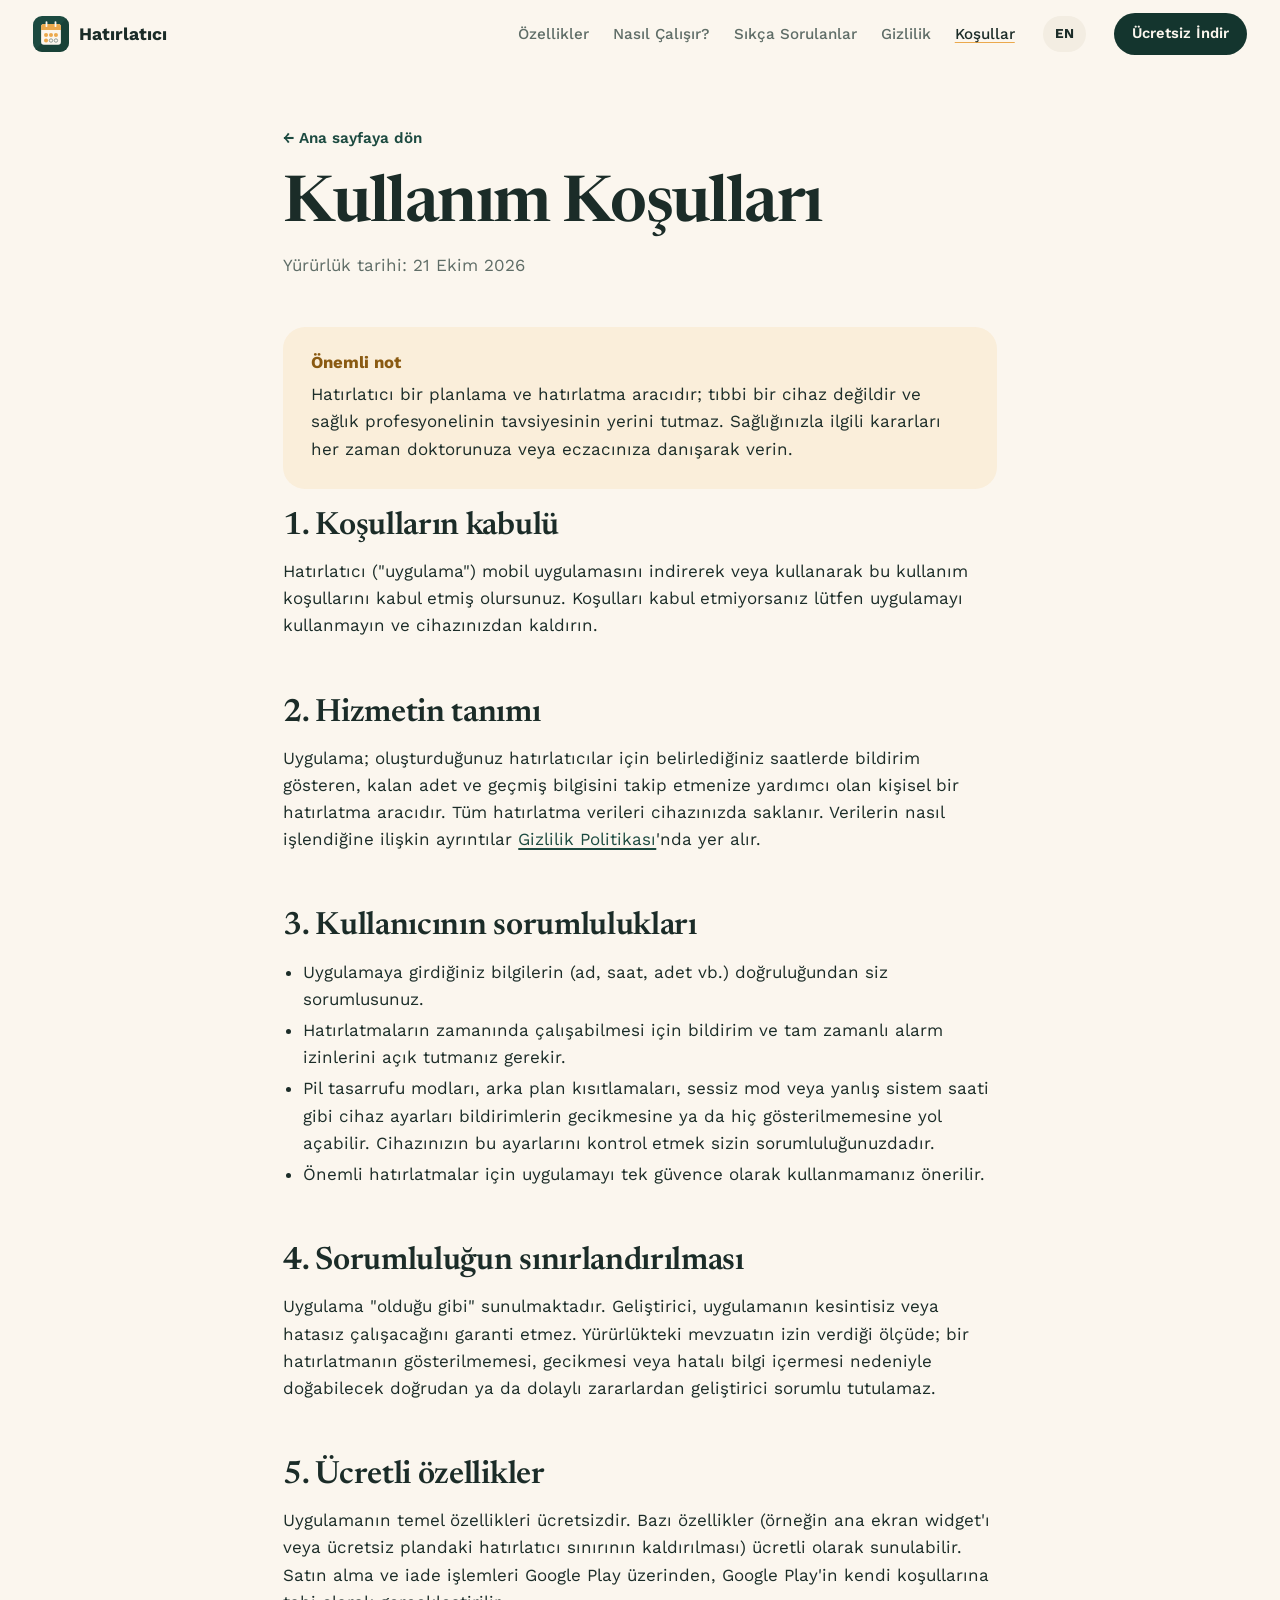
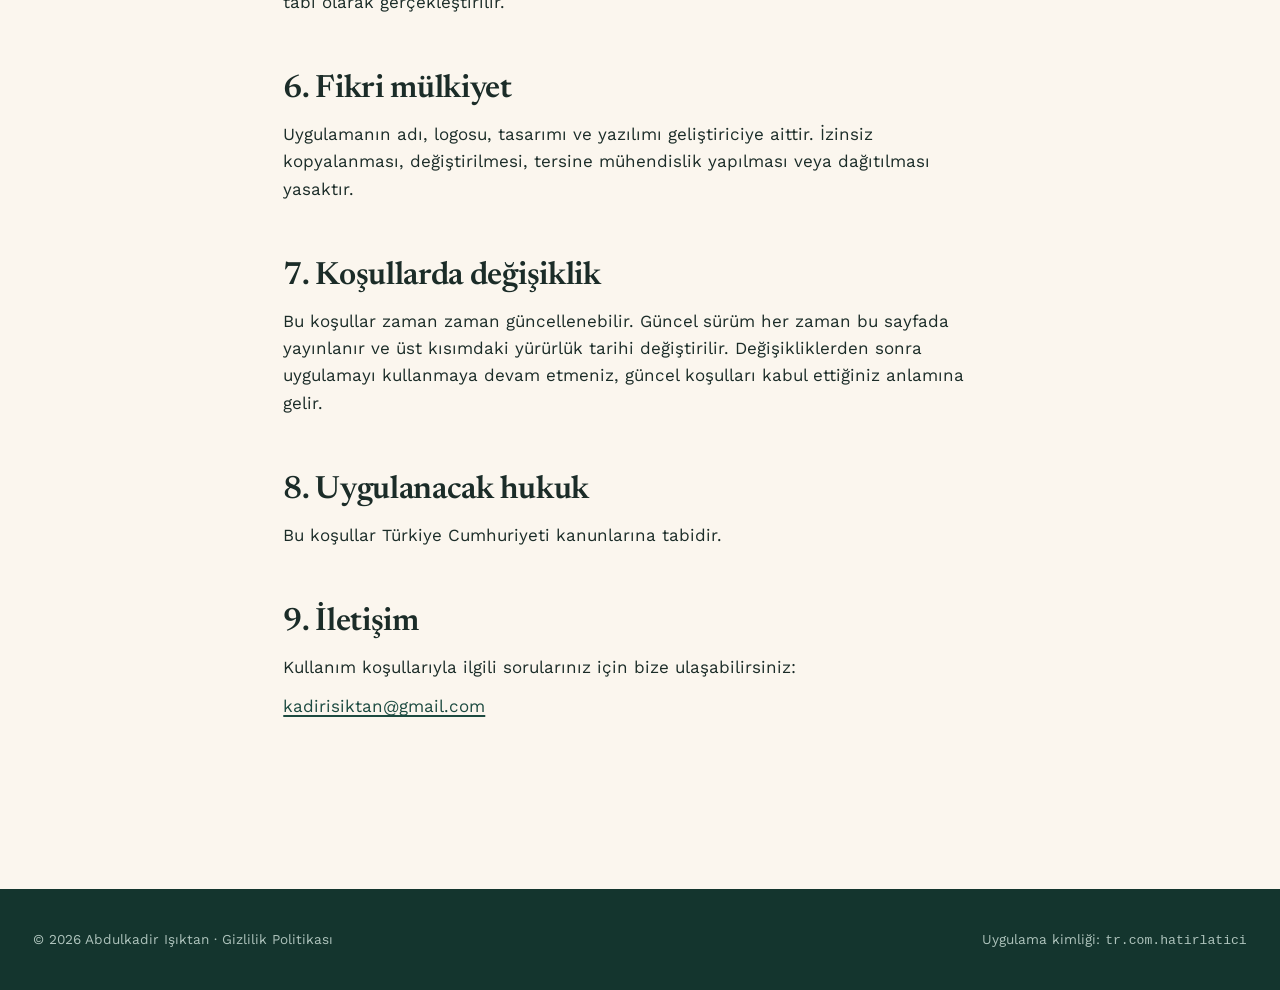
<file: kullanim-kosullari.html>
<!DOCTYPE html>
<html lang="tr">
<head>
<meta charset="UTF-8">
<meta name="viewport" content="width=device-width, initial-scale=1">
<title>Kullanım Koşulları — Hatırlatıcı</title>
<meta name="description" content="Hatırlatıcı uygulamasının kullanım koşulları.">
<meta name="theme-color" content="#14352E">
<link rel="alternate" hreflang="tr" href="kullanim-kosullari.html">
<link rel="alternate" hreflang="en" href="en/terms-of-use.html">
<link rel="icon" href="logo.svg" type="image/svg+xml">
<link rel="preconnect" href="https://fonts.gstatic.com" crossorigin>
<link href="https://fonts.googleapis.com/css2?family=Newsreader:wght@500;600;700&family=Work+Sans:wght@400;500;600;700&display=swap" rel="stylesheet">
<link rel="stylesheet" href="styles.css">
</head>
<body>

<nav class="nav">
  <div class="wrap">
    <a class="brand" href="./"><img src="logo.svg" alt="">Hatırlatıcı</a>
    <div class="nav-links">
      <a href="./#ozellikler">Özellikler</a>
      <a href="./#nasil-calisir">Nasıl Çalışır?</a>
      <a href="./#sss">Sıkça Sorulanlar</a>
      <a href="gizlilik-politikasi.html">Gizlilik</a>
      <a href="kullanim-kosullari.html" aria-current="page">Koşullar</a>
    </div>
    <a class="lang" href="en/terms-of-use.html" hreflang="en" lang="en" aria-label="English">EN</a>
    <a class="btn" href="./#indir">Ücretsiz İndir</a>
  </div>
</nav>

<header class="doc-hero">
  <div class="doc">
    <a class="back" href="./">← Ana sayfaya dön</a>
    <h1>Kullanım Koşulları</h1>
    <p>Yürürlük tarihi: 21 Ekim 2026</p>
  </div>
</header>

<main class="doc">

  <div class="notice">
    <h2>Önemli not</h2>
    <p>Hatırlatıcı bir planlama ve hatırlatma aracıdır; tıbbi bir cihaz değildir ve sağlık profesyonelinin tavsiyesinin yerini tutmaz. Sağlığınızla ilgili kararları her zaman doktorunuza veya eczacınıza danışarak verin.</p>
  </div>

  <section id="kabul">
    <h2>1. Koşulların kabulü</h2>
    <p>Hatırlatıcı ("uygulama") mobil uygulamasını indirerek veya kullanarak bu kullanım koşullarını kabul etmiş olursunuz. Koşulları kabul etmiyorsanız lütfen uygulamayı kullanmayın ve cihazınızdan kaldırın.</p>
  </section>

  <section id="hizmet">
    <h2>2. Hizmetin tanımı</h2>
    <p>Uygulama; oluşturduğunuz hatırlatıcılar için belirlediğiniz saatlerde bildirim gösteren, kalan adet ve geçmiş bilgisini takip etmenize yardımcı olan kişisel bir hatırlatma aracıdır. Tüm hatırlatma verileri cihazınızda saklanır. Verilerin nasıl işlendiğine ilişkin ayrıntılar <a href="gizlilik-politikasi.html">Gizlilik Politikası</a>'nda yer alır.</p>
  </section>

  <section id="sorumluluklar">
    <h2>3. Kullanıcının sorumlulukları</h2>
    <ul>
      <li>Uygulamaya girdiğiniz bilgilerin (ad, saat, adet vb.) doğruluğundan siz sorumlusunuz.</li>
      <li>Hatırlatmaların zamanında çalışabilmesi için bildirim ve tam zamanlı alarm izinlerini açık tutmanız gerekir.</li>
      <li>Pil tasarrufu modları, arka plan kısıtlamaları, sessiz mod veya yanlış sistem saati gibi cihaz ayarları bildirimlerin gecikmesine ya da hiç gösterilmemesine yol açabilir. Cihazınızın bu ayarlarını kontrol etmek sizin sorumluluğunuzdadır.</li>
      <li>Önemli hatırlatmalar için uygulamayı tek güvence olarak kullanmamanız önerilir.</li>
    </ul>
  </section>

  <section id="sinirlama">
    <h2>4. Sorumluluğun sınırlandırılması</h2>
    <p>Uygulama "olduğu gibi" sunulmaktadır. Geliştirici, uygulamanın kesintisiz veya hatasız çalışacağını garanti etmez. Yürürlükteki mevzuatın izin verdiği ölçüde; bir hatırlatmanın gösterilmemesi, gecikmesi veya hatalı bilgi içermesi nedeniyle doğabilecek doğrudan ya da dolaylı zararlardan geliştirici sorumlu tutulamaz.</p>
  </section>

  <section id="ucretli">
    <h2>5. Ücretli özellikler</h2>
    <p>Uygulamanın temel özellikleri ücretsizdir. Bazı özellikler (örneğin ana ekran widget'ı veya ücretsiz plandaki hatırlatıcı sınırının kaldırılması) ücretli olarak sunulabilir. Satın alma ve iade işlemleri Google Play üzerinden, Google Play'in kendi koşullarına tabi olarak gerçekleştirilir.</p>
  </section>

  <section id="fikri">
    <h2>6. Fikri mülkiyet</h2>
    <p>Uygulamanın adı, logosu, tasarımı ve yazılımı geliştiriciye aittir. İzinsiz kopyalanması, değiştirilmesi, tersine mühendislik yapılması veya dağıtılması yasaktır.</p>
  </section>

  <section id="degisiklik">
    <h2>7. Koşullarda değişiklik</h2>
    <p>Bu koşullar zaman zaman güncellenebilir. Güncel sürüm her zaman bu sayfada yayınlanır ve üst kısımdaki yürürlük tarihi değiştirilir. Değişikliklerden sonra uygulamayı kullanmaya devam etmeniz, güncel koşulları kabul ettiğiniz anlamına gelir.</p>
  </section>

  <section id="hukuk">
    <h2>8. Uygulanacak hukuk</h2>
    <p>Bu koşullar Türkiye Cumhuriyeti kanunlarına tabidir.</p>
  </section>

  <section id="iletisim">
    <h2>9. İletişim</h2>
    <p>Kullanım koşullarıyla ilgili sorularınız için bize ulaşabilirsiniz:</p>
    <p><a href="mailto:kadirisiktan@gmail.com">kadirisiktan@gmail.com</a></p>
  </section>

</main>

<footer class="site">
  <div class="wrap">
    <div class="bottom solo">
      <span>© 2026 Abdulkadir Işıktan · <a href="gizlilik-politikasi.html">Gizlilik Politikası</a></span>
      <span>Uygulama kimliği: <code>tr.com.hatirlatici</code></span>
    </div>
  </div>
</footer>

</body>
</html>
</file>
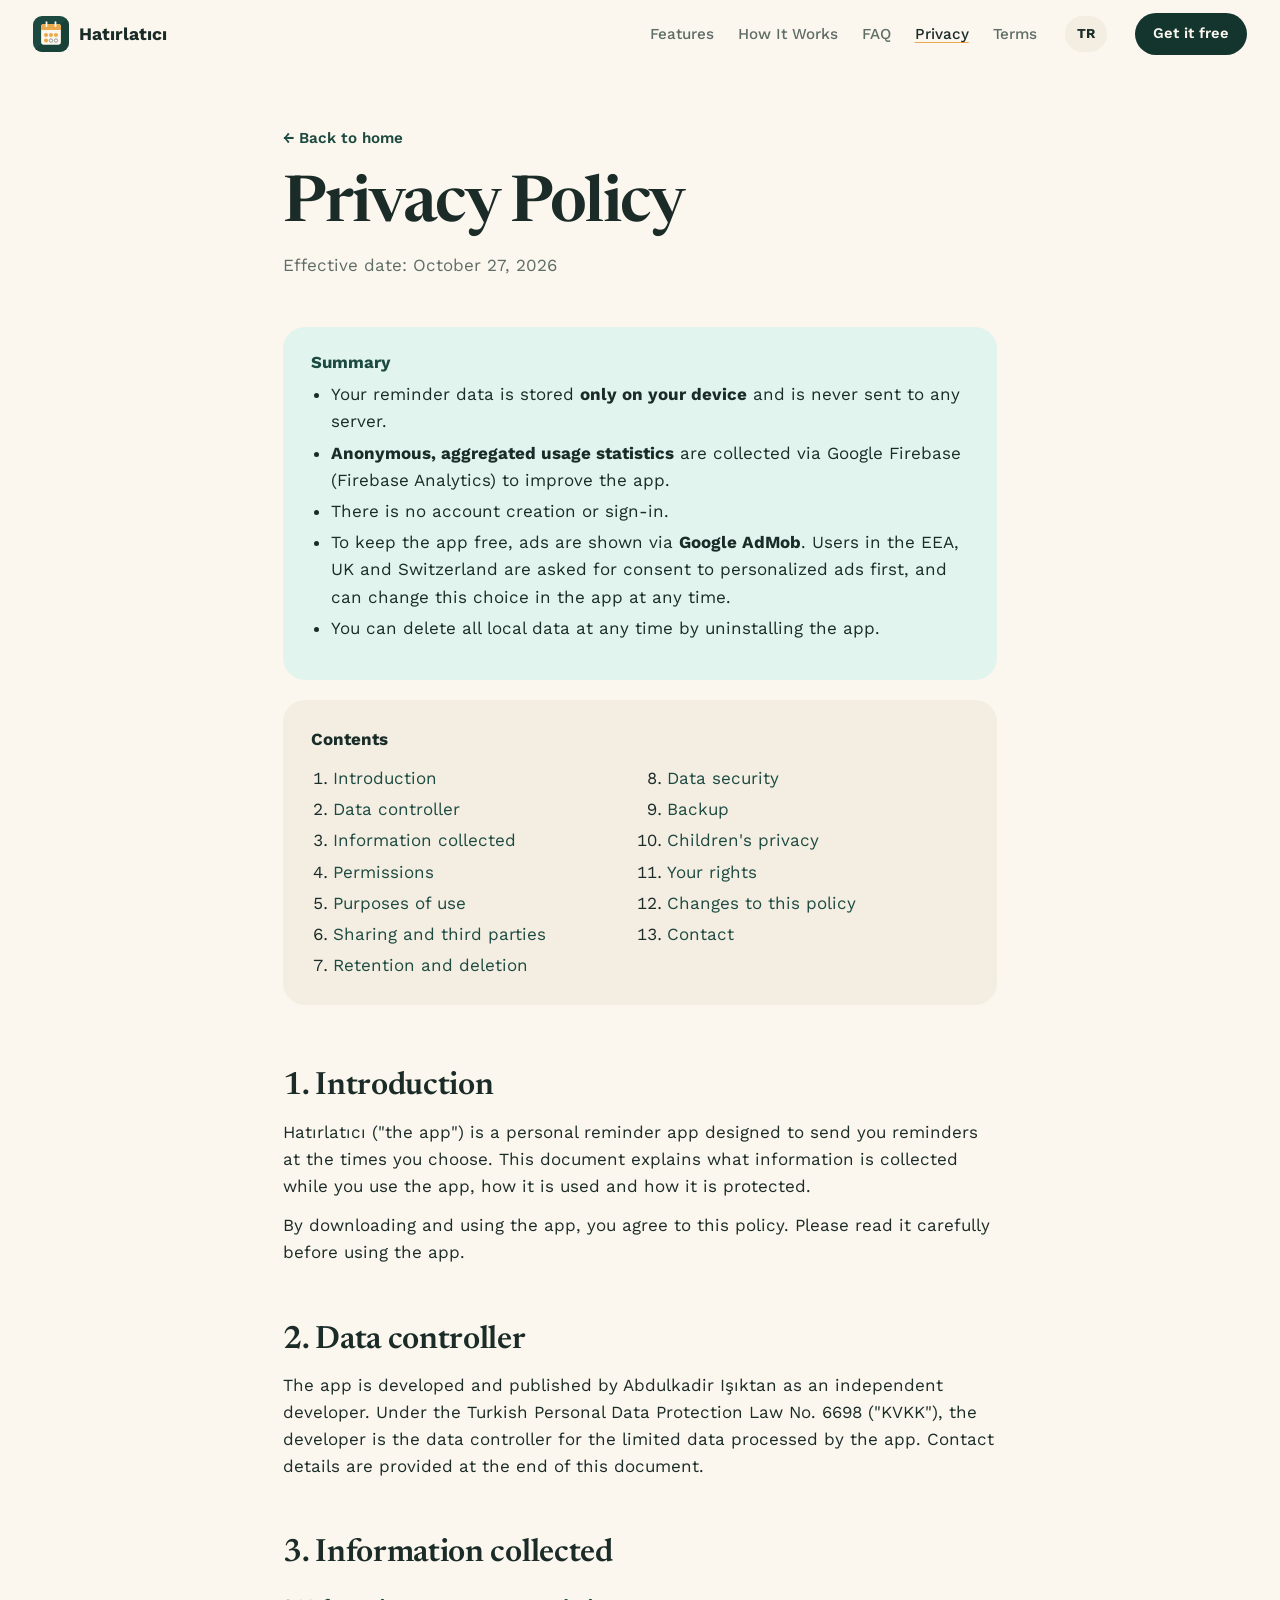
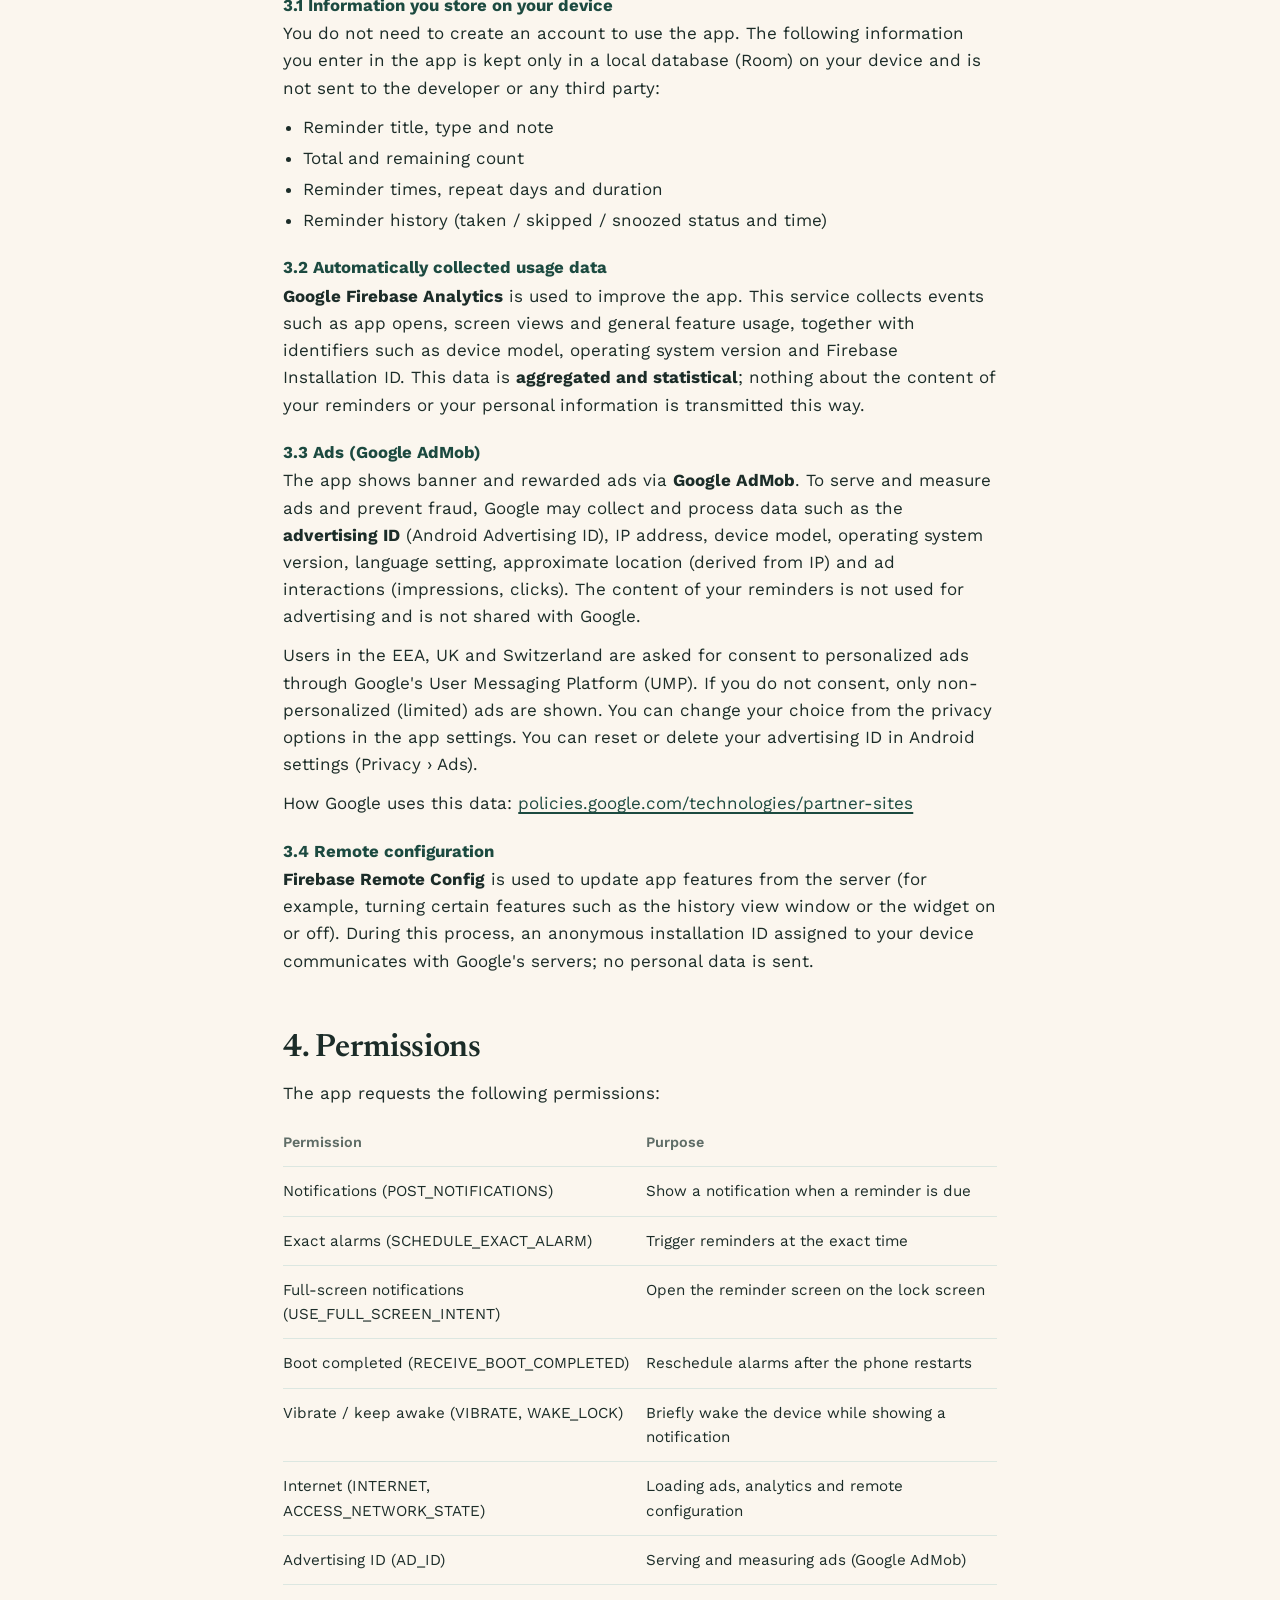
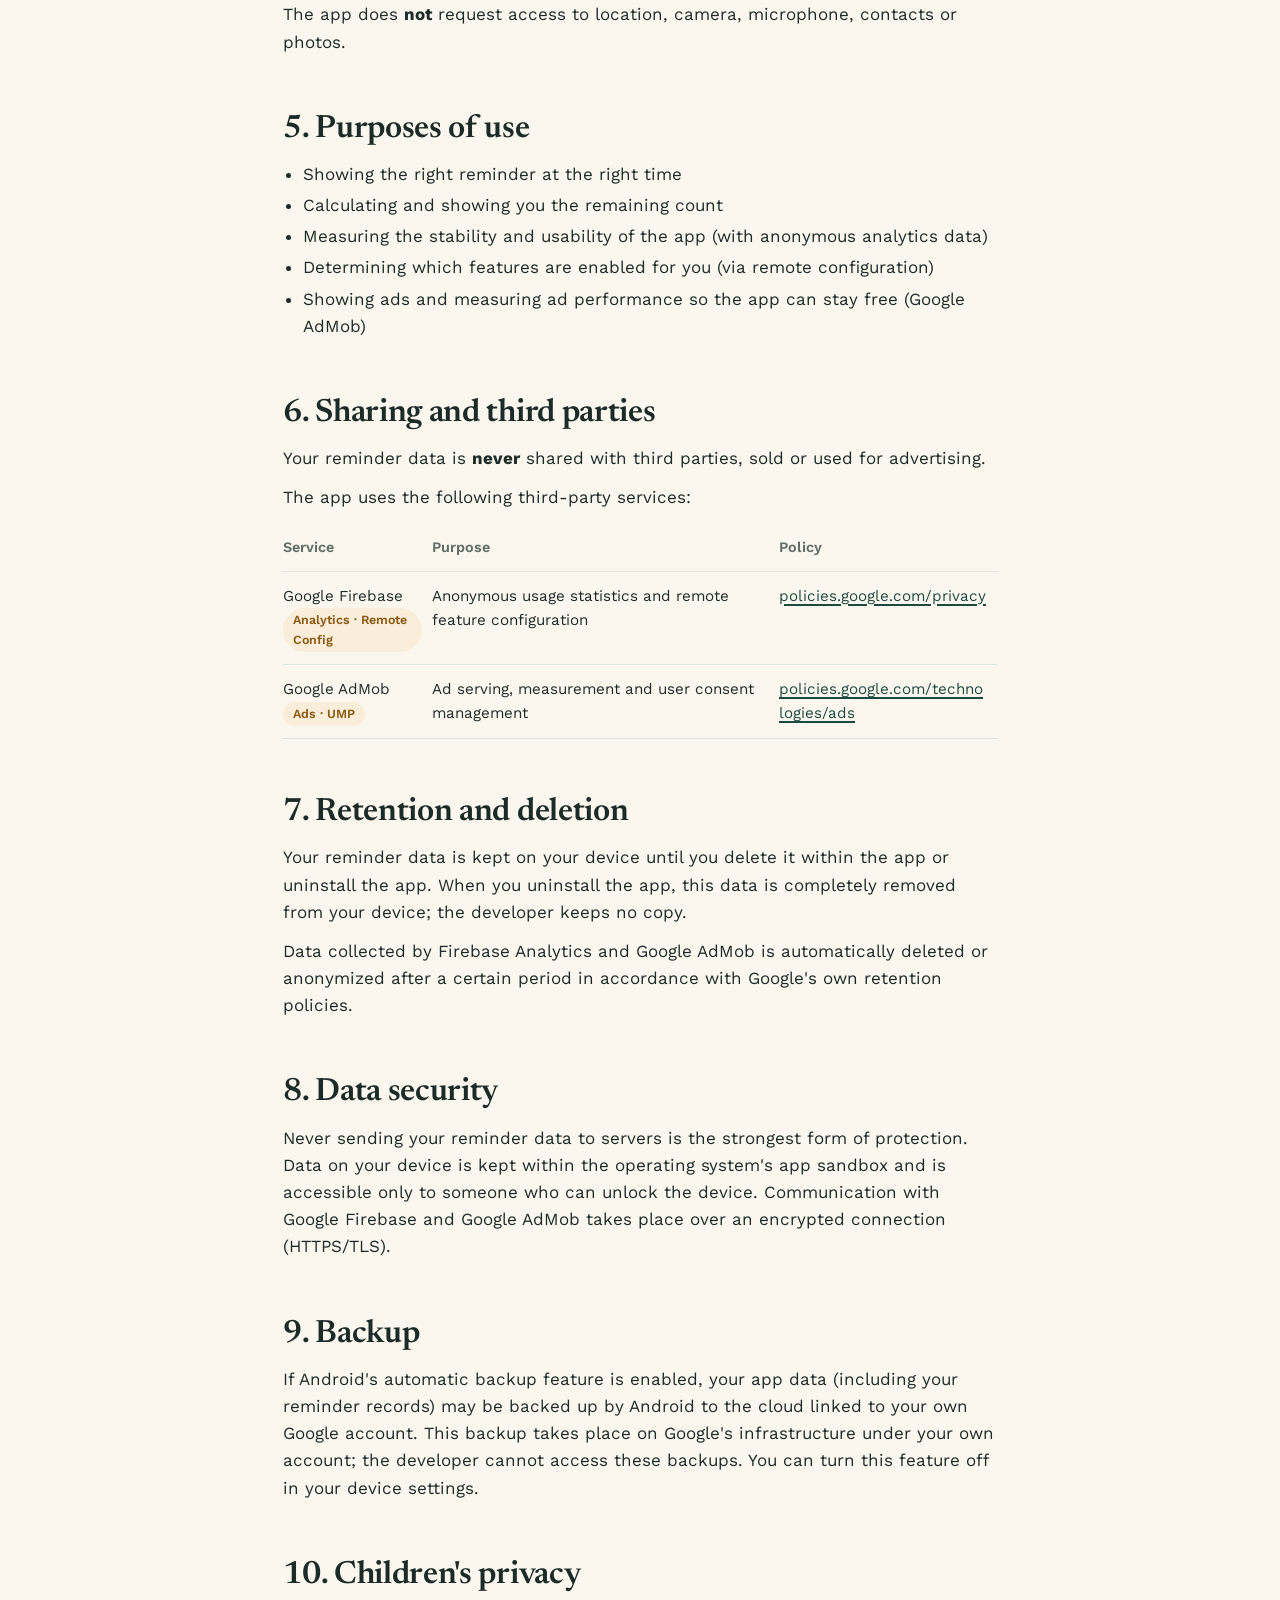
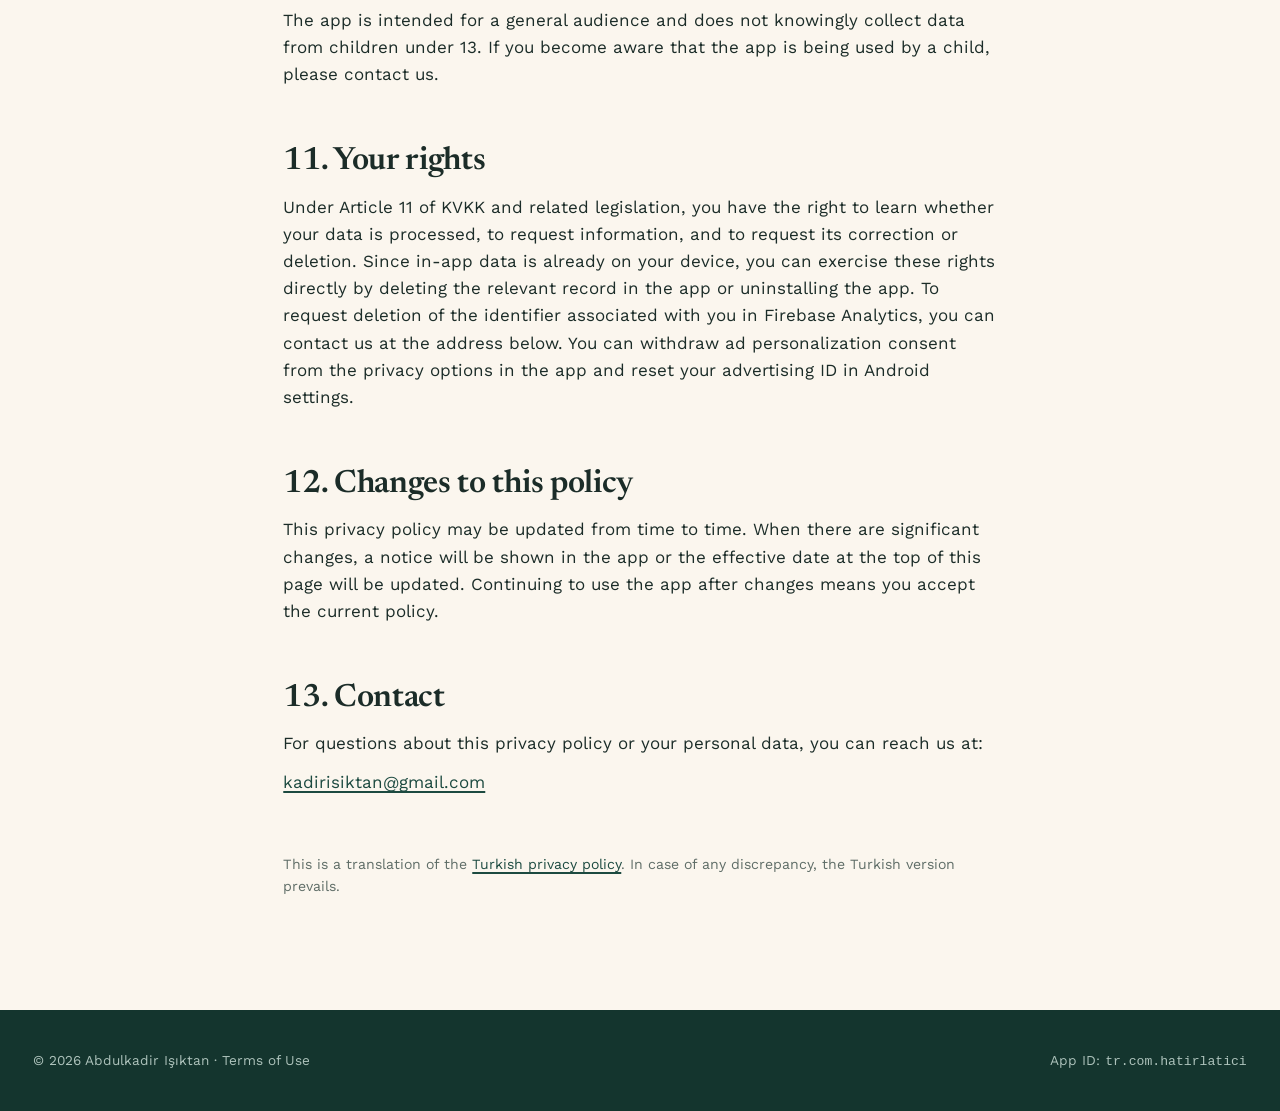
<file: en/privacy-policy.html>
<!DOCTYPE html>
<html lang="en">
<head>
<meta charset="UTF-8">
<meta name="viewport" content="width=device-width, initial-scale=1">
<title>Privacy Policy — Hatırlatıcı</title>
<meta name="description" content="Privacy policy of the Hatırlatıcı app: what data is collected, how it is used and how it is protected.">
<meta name="theme-color" content="#14352E">
<link rel="alternate" hreflang="tr" href="../gizlilik-politikasi.html">
<link rel="alternate" hreflang="en" href="privacy-policy.html">
<link rel="icon" href="../logo.svg" type="image/svg+xml">
<link rel="preconnect" href="https://fonts.gstatic.com" crossorigin>
<link href="https://fonts.googleapis.com/css2?family=Newsreader:wght@500;600;700&family=Work+Sans:wght@400;500;600;700&display=swap" rel="stylesheet">
<link rel="stylesheet" href="../styles.css">
</head>
<body>

<nav class="nav">
  <div class="wrap">
    <a class="brand" href="./"><img src="../logo.svg" alt="">Hatırlatıcı</a>
    <div class="nav-links">
      <a href="./#features">Features</a>
      <a href="./#how-it-works">How It Works</a>
      <a href="./#faq">FAQ</a>
      <a href="privacy-policy.html" aria-current="page">Privacy</a>
      <a href="terms-of-use.html">Terms</a>
    </div>
    <a class="lang" href="../gizlilik-politikasi.html" hreflang="tr" lang="tr" aria-label="Türkçe">TR</a>
    <a class="btn" href="./#download">Get it free</a>
  </div>
</nav>

<header class="doc-hero">
  <div class="doc">
    <a class="back" href="./">← Back to home</a>
    <h1>Privacy Policy</h1>
    <p>Effective date: October 27, 2026</p>
  </div>
</header>

<main class="doc">

  <div class="summary">
    <h2>Summary</h2>
    <ul>
      <li>Your reminder data is stored <strong>only on your device</strong> and is never sent to any server.</li>
      <li><strong>Anonymous, aggregated usage statistics</strong> are collected via Google Firebase (Firebase Analytics) to improve the app.</li>
      <li>There is no account creation or sign-in.</li>
      <li>To keep the app free, ads are shown via <strong>Google AdMob</strong>. Users in the EEA, UK and Switzerland are asked for consent to personalized ads first, and can change this choice in the app at any time.</li>
      <li>You can delete all local data at any time by uninstalling the app.</li>
    </ul>
  </div>

  <nav class="toc">
    <p>Contents</p>
    <ol>
      <li><a href="#introduction">Introduction</a></li>
      <li><a href="#controller">Data controller</a></li>
      <li><a href="#collected">Information collected</a></li>
      <li><a href="#permissions">Permissions</a></li>
      <li><a href="#purposes">Purposes of use</a></li>
      <li><a href="#sharing">Sharing and third parties</a></li>
      <li><a href="#retention">Retention and deletion</a></li>
      <li><a href="#security">Data security</a></li>
      <li><a href="#backup">Backup</a></li>
      <li><a href="#children">Children's privacy</a></li>
      <li><a href="#rights">Your rights</a></li>
      <li><a href="#changes">Changes to this policy</a></li>
      <li><a href="#contact">Contact</a></li>
    </ol>
  </nav>

  <section id="introduction">
    <h2>1. Introduction</h2>
    <p>Hatırlatıcı ("the app") is a personal reminder app designed to send you reminders at the times you choose. This document explains what information is collected while you use the app, how it is used and how it is protected.</p>
    <p>By downloading and using the app, you agree to this policy. Please read it carefully before using the app.</p>
  </section>

  <section id="controller">
    <h2>2. Data controller</h2>
    <p>The app is developed and published by Abdulkadir Işıktan as an independent developer. Under the Turkish Personal Data Protection Law No. 6698 ("KVKK"), the developer is the data controller for the limited data processed by the app. Contact details are provided at the end of this document.</p>
  </section>

  <section id="collected">
    <h2>3. Information collected</h2>

    <h3>3.1 Information you store on your device</h3>
    <p>You do not need to create an account to use the app. The following information you enter in the app is kept only in a local database (Room) on your device and is not sent to the developer or any third party:</p>
    <ul>
      <li>Reminder title, type and note</li>
      <li>Total and remaining count</li>
      <li>Reminder times, repeat days and duration</li>
      <li>Reminder history (taken / skipped / snoozed status and time)</li>
    </ul>

    <h3>3.2 Automatically collected usage data</h3>
    <p><strong>Google Firebase Analytics</strong> is used to improve the app. This service collects events such as app opens, screen views and general feature usage, together with identifiers such as device model, operating system version and Firebase Installation ID. This data is <strong>aggregated and statistical</strong>; nothing about the content of your reminders or your personal information is transmitted this way.</p>

    <h3>3.3 Ads (Google AdMob)</h3>
    <p>The app shows banner and rewarded ads via <strong>Google AdMob</strong>. To serve and measure ads and prevent fraud, Google may collect and process data such as the <strong>advertising ID</strong> (Android Advertising ID), IP address, device model, operating system version, language setting, approximate location (derived from IP) and ad interactions (impressions, clicks). The content of your reminders is not used for advertising and is not shared with Google.</p>
    <p>Users in the EEA, UK and Switzerland are asked for consent to personalized ads through Google's User Messaging Platform (UMP). If you do not consent, only non-personalized (limited) ads are shown. You can change your choice from the privacy options in the app settings. You can reset or delete your advertising ID in Android settings (Privacy › Ads).</p>
    <p>How Google uses this data: <a href="https://policies.google.com/technologies/partner-sites" target="_blank" rel="noopener">policies.google.com/technologies/partner-sites</a></p>

    <h3>3.4 Remote configuration</h3>
    <p><strong>Firebase Remote Config</strong> is used to update app features from the server (for example, turning certain features such as the history view window or the widget on or off). During this process, an anonymous installation ID assigned to your device communicates with Google's servers; no personal data is sent.</p>
  </section>

  <section id="permissions">
    <h2>4. Permissions</h2>
    <p>The app requests the following permissions:</p>
    <table>
      <tr><th>Permission</th><th>Purpose</th></tr>
      <tr><td>Notifications (POST_NOTIFICATIONS)</td><td>Show a notification when a reminder is due</td></tr>
      <tr><td>Exact alarms (SCHEDULE_EXACT_ALARM)</td><td>Trigger reminders at the exact time</td></tr>
      <tr><td>Full-screen notifications (USE_FULL_SCREEN_INTENT)</td><td>Open the reminder screen on the lock screen</td></tr>
      <tr><td>Boot completed (RECEIVE_BOOT_COMPLETED)</td><td>Reschedule alarms after the phone restarts</td></tr>
      <tr><td>Vibrate / keep awake (VIBRATE, WAKE_LOCK)</td><td>Briefly wake the device while showing a notification</td></tr>
      <tr><td>Internet (INTERNET, ACCESS_NETWORK_STATE)</td><td>Loading ads, analytics and remote configuration</td></tr>
      <tr><td>Advertising ID (AD_ID)</td><td>Serving and measuring ads (Google AdMob)</td></tr>
    </table>
    <p>The app does <strong>not</strong> request access to location, camera, microphone, contacts or photos.</p>
  </section>

  <section id="purposes">
    <h2>5. Purposes of use</h2>
    <ul>
      <li>Showing the right reminder at the right time</li>
      <li>Calculating and showing you the remaining count</li>
      <li>Measuring the stability and usability of the app (with anonymous analytics data)</li>
      <li>Determining which features are enabled for you (via remote configuration)</li>
      <li>Showing ads and measuring ad performance so the app can stay free (Google AdMob)</li>
    </ul>
  </section>

  <section id="sharing">
    <h2>6. Sharing and third parties</h2>
    <p>Your reminder data is <strong>never</strong> shared with third parties, sold or used for advertising.</p>
    <p>The app uses the following third-party services:</p>
    <table>
      <tr><th>Service</th><th>Purpose</th><th>Policy</th></tr>
      <tr>
        <td>Google Firebase<br><span class="tag">Analytics · Remote Config</span></td>
        <td>Anonymous usage statistics and remote feature configuration</td>
        <td><a href="https://policies.google.com/privacy" target="_blank" rel="noopener">policies.google.com/privacy</a></td>
      </tr>
      <tr>
        <td>Google AdMob<br><span class="tag">Ads · UMP</span></td>
        <td>Ad serving, measurement and user consent management</td>
        <td><a href="https://policies.google.com/technologies/ads" target="_blank" rel="noopener">policies.google.com/technologies/ads</a></td>
      </tr>
    </table>
  </section>

  <section id="retention">
    <h2>7. Retention and deletion</h2>
    <p>Your reminder data is kept on your device until you delete it within the app or uninstall the app. When you uninstall the app, this data is completely removed from your device; the developer keeps no copy.</p>
    <p>Data collected by Firebase Analytics and Google AdMob is automatically deleted or anonymized after a certain period in accordance with Google's own retention policies.</p>
  </section>

  <section id="security">
    <h2>8. Data security</h2>
    <p>Never sending your reminder data to servers is the strongest form of protection. Data on your device is kept within the operating system's app sandbox and is accessible only to someone who can unlock the device. Communication with Google Firebase and Google AdMob takes place over an encrypted connection (HTTPS/TLS).</p>
  </section>

  <section id="backup">
    <h2>9. Backup</h2>
    <p>If Android's automatic backup feature is enabled, your app data (including your reminder records) may be backed up by Android to the cloud linked to your own Google account. This backup takes place on Google's infrastructure under your own account; the developer cannot access these backups. You can turn this feature off in your device settings.</p>
  </section>

  <section id="children">
    <h2>10. Children's privacy</h2>
    <p>The app is intended for a general audience and does not knowingly collect data from children under 13. If you become aware that the app is being used by a child, please contact us.</p>
  </section>

  <section id="rights">
    <h2>11. Your rights</h2>
    <p>Under Article 11 of KVKK and related legislation, you have the right to learn whether your data is processed, to request information, and to request its correction or deletion. Since in-app data is already on your device, you can exercise these rights directly by deleting the relevant record in the app or uninstalling the app. To request deletion of the identifier associated with you in Firebase Analytics, you can contact us at the address below. You can withdraw ad personalization consent from the privacy options in the app and reset your advertising ID in Android settings.</p>
  </section>

  <section id="changes">
    <h2>12. Changes to this policy</h2>
    <p>This privacy policy may be updated from time to time. When there are significant changes, a notice will be shown in the app or the effective date at the top of this page will be updated. Continuing to use the app after changes means you accept the current policy.</p>
  </section>

  <section id="contact">
    <h2>13. Contact</h2>
    <p>For questions about this privacy policy or your personal data, you can reach us at:</p>
    <p><a href="mailto:kadirisiktan@gmail.com">kadirisiktan@gmail.com</a></p>
  </section>

  <p style="color:var(--muted);font-size:.88rem">This is a translation of the <a href="../gizlilik-politikasi.html">Turkish privacy policy</a>. In case of any discrepancy, the Turkish version prevails.</p>

</main>

<footer class="site">
  <div class="wrap">
    <div class="bottom solo">
      <span>© 2026 Abdulkadir Işıktan · <a href="terms-of-use.html">Terms of Use</a></span>
      <span>App ID: <code>tr.com.hatirlatici</code></span>
    </div>
  </div>
</footer>

</body>
</html>
</file>
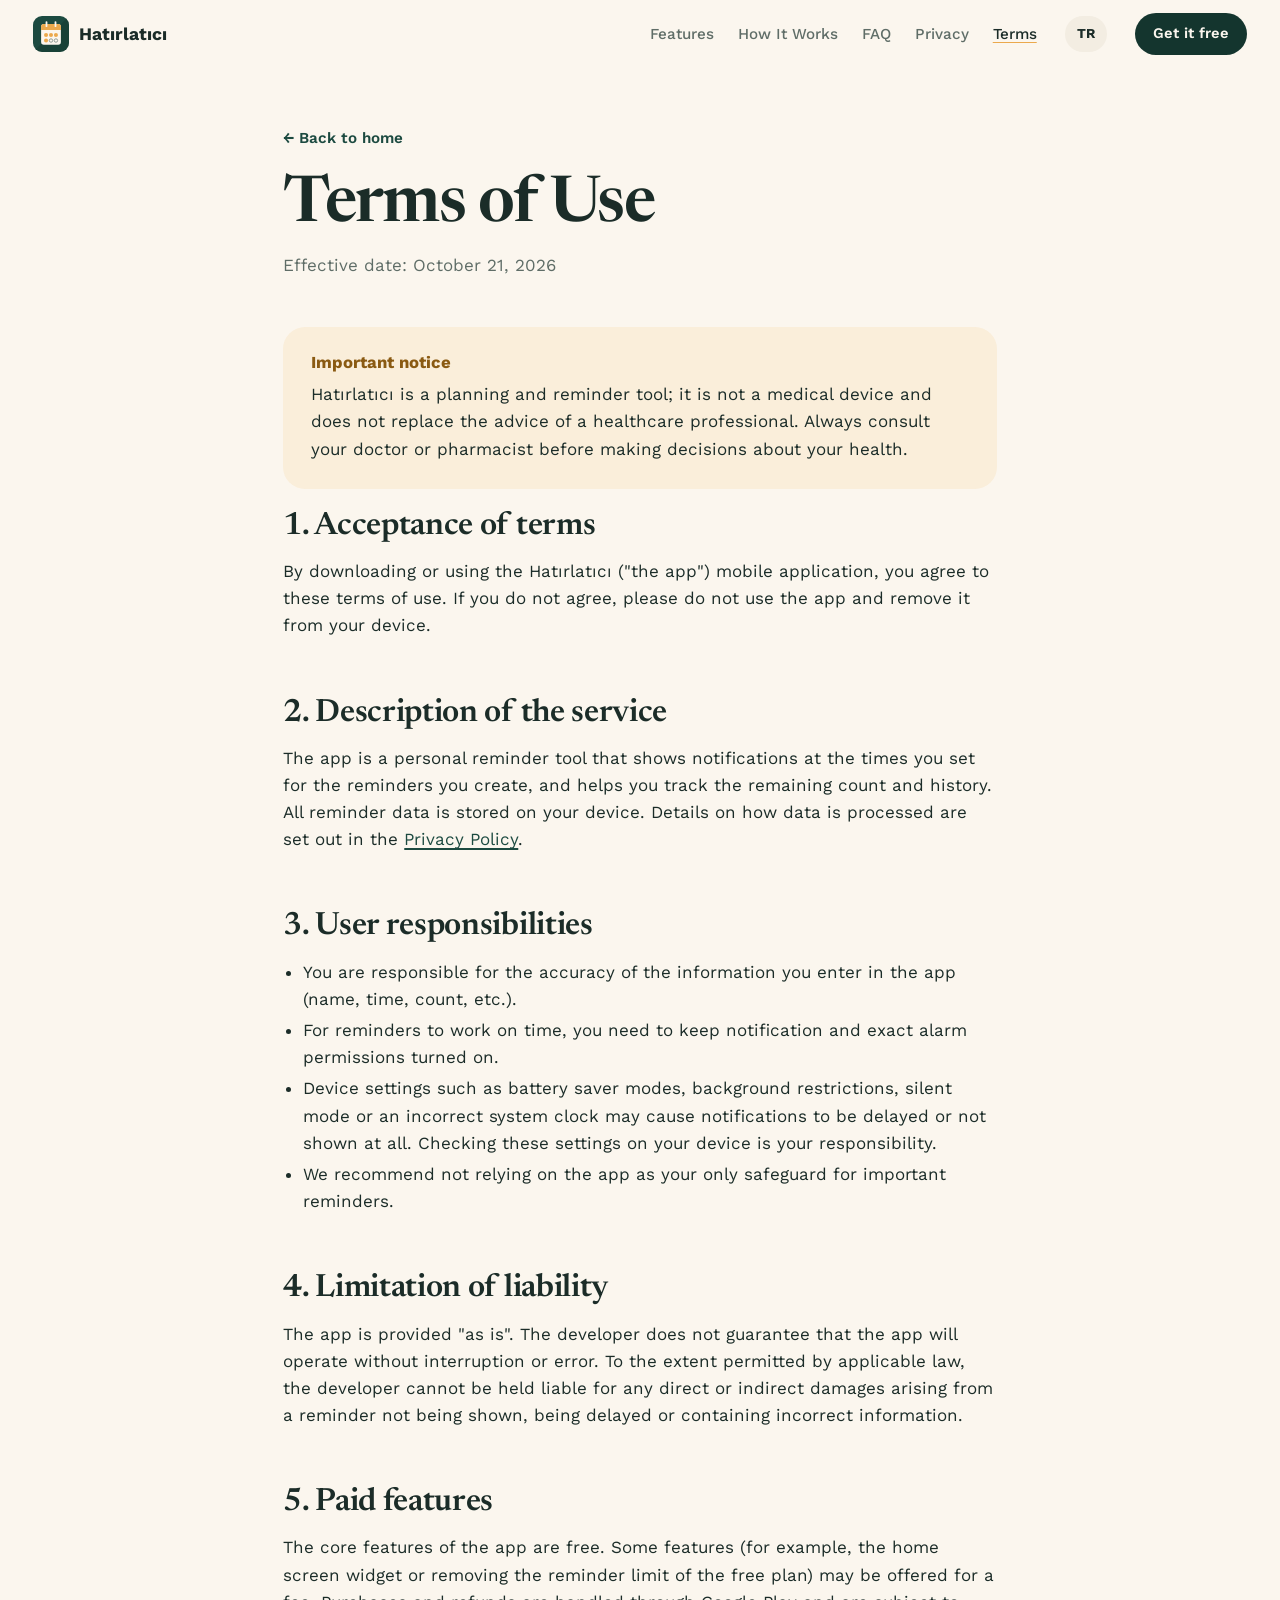
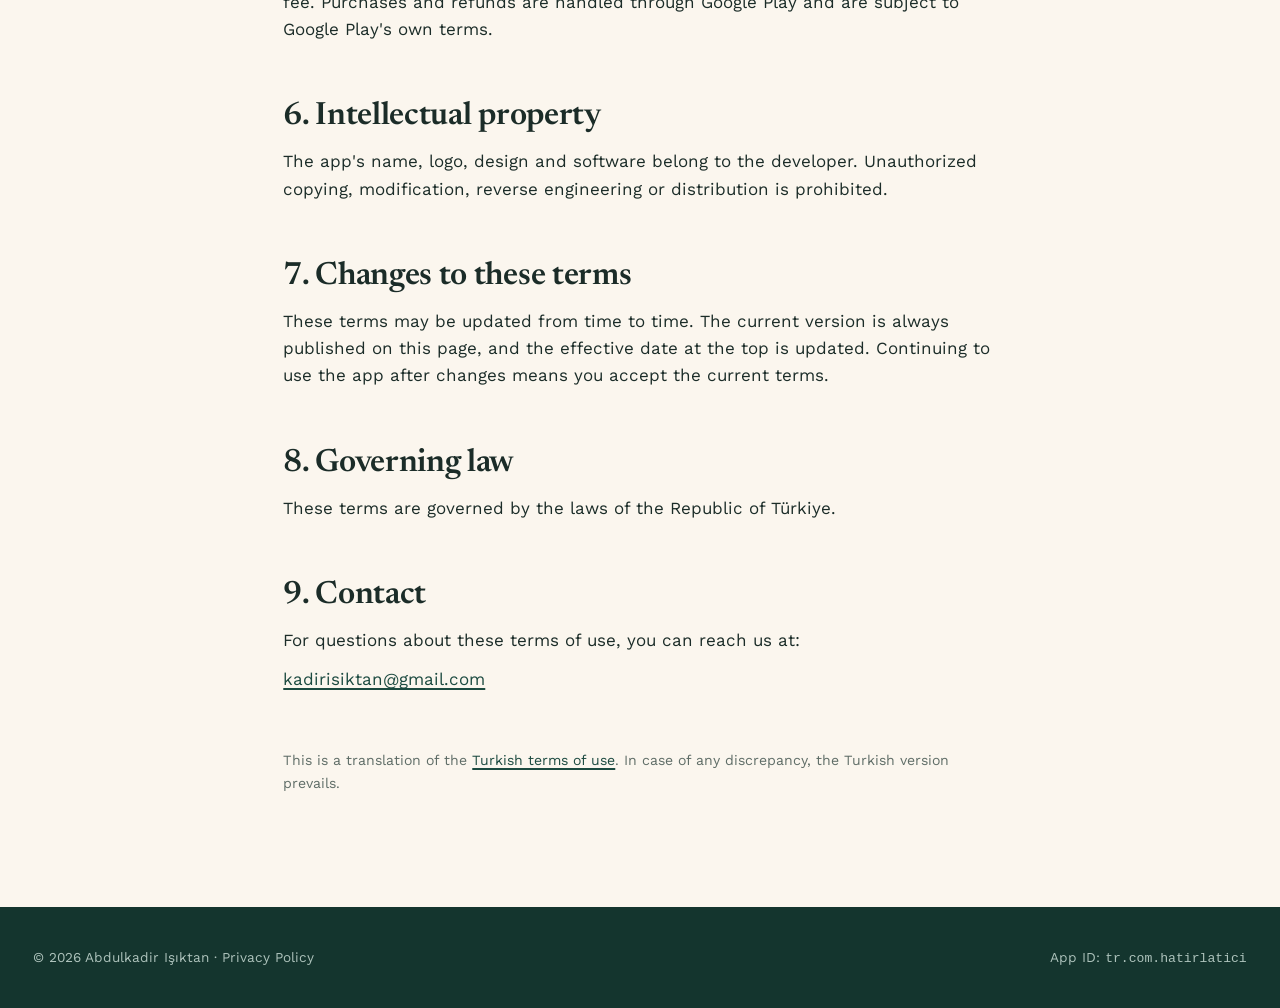
<file: en/terms-of-use.html>
<!DOCTYPE html>
<html lang="en">
<head>
<meta charset="UTF-8">
<meta name="viewport" content="width=device-width, initial-scale=1">
<title>Terms of Use — Hatırlatıcı</title>
<meta name="description" content="Terms of use of the Hatırlatıcı app.">
<meta name="theme-color" content="#14352E">
<link rel="alternate" hreflang="tr" href="../kullanim-kosullari.html">
<link rel="alternate" hreflang="en" href="terms-of-use.html">
<link rel="icon" href="../logo.svg" type="image/svg+xml">
<link rel="preconnect" href="https://fonts.gstatic.com" crossorigin>
<link href="https://fonts.googleapis.com/css2?family=Newsreader:wght@500;600;700&family=Work+Sans:wght@400;500;600;700&display=swap" rel="stylesheet">
<link rel="stylesheet" href="../styles.css">
</head>
<body>

<nav class="nav">
  <div class="wrap">
    <a class="brand" href="./"><img src="../logo.svg" alt="">Hatırlatıcı</a>
    <div class="nav-links">
      <a href="./#features">Features</a>
      <a href="./#how-it-works">How It Works</a>
      <a href="./#faq">FAQ</a>
      <a href="privacy-policy.html">Privacy</a>
      <a href="terms-of-use.html" aria-current="page">Terms</a>
    </div>
    <a class="lang" href="../kullanim-kosullari.html" hreflang="tr" lang="tr" aria-label="Türkçe">TR</a>
    <a class="btn" href="./#download">Get it free</a>
  </div>
</nav>

<header class="doc-hero">
  <div class="doc">
    <a class="back" href="./">← Back to home</a>
    <h1>Terms of Use</h1>
    <p>Effective date: October 21, 2026</p>
  </div>
</header>

<main class="doc">

  <div class="notice">
    <h2>Important notice</h2>
    <p>Hatırlatıcı is a planning and reminder tool; it is not a medical device and does not replace the advice of a healthcare professional. Always consult your doctor or pharmacist before making decisions about your health.</p>
  </div>

  <section id="acceptance">
    <h2>1. Acceptance of terms</h2>
    <p>By downloading or using the Hatırlatıcı ("the app") mobile application, you agree to these terms of use. If you do not agree, please do not use the app and remove it from your device.</p>
  </section>

  <section id="service">
    <h2>2. Description of the service</h2>
    <p>The app is a personal reminder tool that shows notifications at the times you set for the reminders you create, and helps you track the remaining count and history. All reminder data is stored on your device. Details on how data is processed are set out in the <a href="privacy-policy.html">Privacy Policy</a>.</p>
  </section>

  <section id="responsibilities">
    <h2>3. User responsibilities</h2>
    <ul>
      <li>You are responsible for the accuracy of the information you enter in the app (name, time, count, etc.).</li>
      <li>For reminders to work on time, you need to keep notification and exact alarm permissions turned on.</li>
      <li>Device settings such as battery saver modes, background restrictions, silent mode or an incorrect system clock may cause notifications to be delayed or not shown at all. Checking these settings on your device is your responsibility.</li>
      <li>We recommend not relying on the app as your only safeguard for important reminders.</li>
    </ul>
  </section>

  <section id="limitation">
    <h2>4. Limitation of liability</h2>
    <p>The app is provided "as is". The developer does not guarantee that the app will operate without interruption or error. To the extent permitted by applicable law, the developer cannot be held liable for any direct or indirect damages arising from a reminder not being shown, being delayed or containing incorrect information.</p>
  </section>

  <section id="paid">
    <h2>5. Paid features</h2>
    <p>The core features of the app are free. Some features (for example, the home screen widget or removing the reminder limit of the free plan) may be offered for a fee. Purchases and refunds are handled through Google Play and are subject to Google Play's own terms.</p>
  </section>

  <section id="ip">
    <h2>6. Intellectual property</h2>
    <p>The app's name, logo, design and software belong to the developer. Unauthorized copying, modification, reverse engineering or distribution is prohibited.</p>
  </section>

  <section id="changes">
    <h2>7. Changes to these terms</h2>
    <p>These terms may be updated from time to time. The current version is always published on this page, and the effective date at the top is updated. Continuing to use the app after changes means you accept the current terms.</p>
  </section>

  <section id="law">
    <h2>8. Governing law</h2>
    <p>These terms are governed by the laws of the Republic of Türkiye.</p>
  </section>

  <section id="contact">
    <h2>9. Contact</h2>
    <p>For questions about these terms of use, you can reach us at:</p>
    <p><a href="mailto:kadirisiktan@gmail.com">kadirisiktan@gmail.com</a></p>
  </section>

  <p style="color:var(--muted);font-size:.88rem">This is a translation of the <a href="../kullanim-kosullari.html">Turkish terms of use</a>. In case of any discrepancy, the Turkish version prevails.</p>

</main>

<footer class="site">
  <div class="wrap">
    <div class="bottom solo">
      <span>© 2026 Abdulkadir Işıktan · <a href="privacy-policy.html">Privacy Policy</a></span>
      <span>App ID: <code>tr.com.hatirlatici</code></span>
    </div>
  </div>
</footer>

</body>
</html>
</file>
<file: styles.css>
:root{
  --teal:#1C4A40;
  --teal-deep:#14352E;
  --teal-soft:#E1F5EE;
  --amber:#EBA94D;
  --amber-soft:#FAEEDA;
  --amber-ink:#8A5A12;
  --ink:#1B2C28;
  --muted:#5F6D67;
  --line:#DCE7E1;
  --bg:#FBF6EE;
  --bg-alt:#F3EDE2;
  /* The hero's colour field behind the phone. */
  --field:#1C4A40;
  --panel:var(--amber-soft);
  /* Surfaces that stay dark in both themes, so their text stays light. */
  --band:#14352E;
  --band-ink:#FBF6EE;
  --band-sub:#C9DCD5;
  --btn-bg:var(--band);
  --btn-ink:var(--band-ink);
  --btn-hover:#1C4A40;
  --margin:clamp(16px, 2.6vw, 40px);
  --max:1280px;
  --nav-h:68px;
}
@media (prefers-color-scheme: dark){
  :root{
    --teal:#8FCBBB;
    --teal-deep:#0E211C;
    --teal-soft:#1F4038;
    --amber:#F0BC70;
    --amber-soft:#2B2013;
    --amber-ink:#F0BC70;
    --ink:#E7F0EC;
    --muted:#9AA8A1;
    --line:#244038;
    --bg:#0F1F1B;
    --bg-alt:#152A25;
    --field:#1A3A33;
    --panel:#1F4038;
    --band:#0A1613;
    --btn-bg:#8FCBBB;
    --btn-ink:#0F1F1B;
    --btn-hover:#A9DACC;
  }
}

* { box-sizing: border-box; }
html { scroll-behavior: smooth; scroll-padding-top: calc(var(--nav-h) + 16px); }
html, body { margin: 0; }
body{
  background: var(--bg);
  color: var(--ink);
  font-family: "Work Sans", -apple-system, "Segoe UI", sans-serif;
  font-size: 1.0625rem;
  line-height: 1.6;
  -webkit-font-smoothing: antialiased;
}
h1,h2,h3{ font-family: "Newsreader", Georgia, serif; font-weight: 600; color: var(--ink); line-height: 1.1; text-wrap: balance; }
a { color: var(--teal); text-decoration-thickness: 1.5px; text-underline-offset: 3px; }
a:hover{ text-decoration-thickness: 2px; }
img { display:block; max-width:100%; }
::selection{ background: var(--amber); color: #14352E; }
:focus-visible{ outline: 2px solid var(--amber); outline-offset: 3px; border-radius: 6px; }
.wrap{ max-width: calc(var(--max) + 2 * var(--margin)); margin-inline: auto; padding-inline: var(--margin); }

/* Nav: a plain bar on the page ground. */
.nav{ position: sticky; top: 0; z-index: 10; background: var(--bg); }
.nav .wrap{ display:flex; align-items:center; gap:28px; height: var(--nav-h); }
.brand{ display:flex; align-items:center; gap:10px; text-decoration:none; color:var(--ink); font-weight:700; font-size:1.1rem; }
.brand img{ width:36px; height:36px; }
.nav-links{ display:flex; gap:24px; margin-left:auto; }
.nav-links a{ color:var(--muted); text-decoration:none; font-size:.95rem; font-weight:500; }
.nav-links a:hover, .nav-links a[aria-current]{ color:var(--ink); }
.nav-links a[aria-current]{ text-decoration: underline; text-decoration-color: var(--amber); }
.nav .btn{ padding:9px 18px; font-size:.92rem; white-space:nowrap; }
.lang{
  font-size:.85rem; font-weight:700; text-decoration:none;
  color:var(--ink); background: var(--bg-alt); border-radius:999px; padding:7px 12px;
}
.lang:hover{ background: var(--teal-soft); }
@media (max-width: 900px){ .nav-links{ display:none; } .nav .lang{ margin-left:auto; } }

/* Buttons: flat, one fill, fully round. */
.btn{
  display:inline-flex; align-items:center; gap:10px;
  padding: 13px 24px; border-radius: 999px;
  background: var(--btn-bg); color: var(--btn-ink);
  text-decoration:none; font-weight:600;
  transition: background-color .2s ease, transform .15s ease;
}
.btn:hover{ background: var(--btn-hover); }
.btn:active{ transform: scale(.97); }
.btn svg{ width:20px; height:20px; flex-shrink:0; }
.btn small{ display:block; font-size:.7rem; font-weight:500; opacity:.8; line-height:1; }
.btn span{ line-height:1.15; text-align:left; }
.btn-light{ background: var(--band-ink); color: var(--band); }
.btn-light:hover{ background: #FFFFFF; }
.btn-ghost{ background: var(--bg-alt); color: var(--ink); }
.btn-ghost:hover{ background: var(--teal-soft); }

/* Hero: text on the ground, the app on a field of brand colour that runs to the edge. */
.hero{
  display:grid; grid-template-columns: 1fr 1fr;
  min-height: min(calc(100svh - var(--nav-h)), 820px);
}
.hero-copy{
  align-self:center;
  padding: 64px 48px 72px max(var(--margin), calc((100vw - var(--max)) / 2));
}
.hero h1{ font-size: clamp(2.6rem, 5vw, 4.5rem); line-height: 1.02; letter-spacing:-.025em; margin: 0 0 28px; max-width: 9.5em; }
.hero .lead{ font-size: clamp(1.15rem, 1.4vw, 1.3rem); line-height:1.5; max-width: 30em; margin:0 0 36px; }
.hero-stage{
  background: var(--field);
  display:flex; align-items:center; justify-content:center;
  padding: 56px var(--margin);
}
@media (max-width: 900px){
  .hero{ grid-template-columns: 1fr; min-height: 0; }
  .hero-copy{ padding: 40px var(--margin) 48px; }
  .hero-stage{ padding: 48px var(--margin); }
}

/* Phone: a drawn fragment of the real app screen. */
.phone{
  width: 320px; max-width: 100%;
  padding: 12px; border-radius: 46px;
  background: #0B1A16;
  box-shadow: inset 0 0 0 2px #2A3F39, 0 30px 60px -30px rgba(0,0,0,.5); /* taste-skill-ignore: phone frame inside the data-ui fragment */
}
.screen{
  border-radius: 36px; overflow:hidden;
  background:#FBF6EE; color:#1B2C28;
  padding: 24px 16px 18px; min-height: 580px;
  font-size: .82rem;
}
.screen .top{ display:flex; justify-content:space-between; align-items:baseline; margin-bottom:14px; }
.screen .top b{ font-family:"Newsreader",Georgia,serif; font-size:1.55rem; }
.screen .top span{ color:#5F6D67; font-size:.74rem; }
.ring-card{ background:#14352E; color:#FBF6EE; border-radius:20px; padding:16px; display:flex; align-items:center; gap:14px; margin-bottom:14px; }
.ring{ width:64px; height:64px; flex-shrink:0; }
.ring-card b{ display:block; font-size:.95rem; }
.ring-card span{ font-size:.74rem; color:#C9DCD5; }
.dose{ background:#fff; border:1px solid #DCE7E1; border-radius:16px; padding:12px; display:flex; align-items:center; gap:10px; margin-bottom:8px; } /* taste-skill-ignore: app card inside data-ui */
.dose .t{ font-weight:700; width:40px; color:#1C4A40; font-variant-numeric: tabular-nums; }
.dose .n{ flex:1; line-height:1.3; }
.dose .n small{ display:block; color:#5F6D67; font-size:.7rem; }
.pill{ display:inline-flex; align-items:center; gap:4px; font-size:.68rem; font-weight:700; padding:4px 9px; border-radius:999px; }
.pill svg{ width:11px; height:11px; }
.pill.ok{ background:#E1F5EE; color:#1C4A40; }
.pill.wait{ background:#14352E; color:#FBF6EE; }
.stock{ display:flex; align-items:center; gap:8px; margin-top:12px; background:#FAEEDA; color:#8A5A12; border-radius:14px; padding:10px 12px; font-size:.74rem; font-weight:600; }
.stock svg{ width:15px; height:15px; flex-shrink:0; }

/* Sections */
section.block{ padding: 128px 0; }
section.alt{ background: var(--bg-alt); }
@media (max-width: 700px){ section.block{ padding: 80px 0; } }
.block h2{ font-size: clamp(2.2rem, 4.2vw, 3.5rem); letter-spacing:-.02em; margin: 0 0 20px; }
.block .intro{ font-size:1.15rem; line-height:1.55; margin:0; max-width: 28em; }

/* Split sections: heading on the left third, content across the right two thirds. */
.split{ display:grid; grid-template-columns: 4fr 8fr; gap: 48px 64px; align-items:start; }
.split .side{ position: sticky; top: calc(var(--nav-h) + 32px); }
.feature-list{ list-style:none; padding:0; margin:0; display:grid; grid-template-columns: 1fr 1fr; gap: 48px 48px; }
.feature-list h3{ font-size: 1.55rem; letter-spacing:-.01em; margin: 0 0 10px; }
.feature-list p{ margin:0; }
@media (max-width: 900px){
  .split{ grid-template-columns: 1fr; }
  .split .side{ position: static; }
}
@media (max-width: 600px){ .feature-list{ grid-template-columns: 1fr; gap: 36px; } }

/* How it works */
.steps{ display:grid; grid-template-columns: 1fr 1fr; gap:64px; align-items:center; }
@media (max-width: 900px){ .steps{ grid-template-columns: 1fr; gap:48px; } }
.steps ol{ padding-left: 1.6em; margin: 40px 0 0; display:grid; gap: 24px; }
.steps li{ padding-left: .4em; }
.steps li::marker{ font-family:"Newsreader",Georgia,serif; font-weight:700; font-size:1.35rem; color: var(--teal); }
.steps li b{ display:block; font-size:1.15rem; margin-bottom:2px; }
.privacy-box{ background: var(--panel); border-radius: 28px; padding: 40px; }
@media (max-width: 600px){ .privacy-box{ padding: 28px 22px; } }
.privacy-box h3{ margin:0 0 8px; font-size: clamp(1.7rem, 2.6vw, 2.1rem); }
.privacy-box > p{ margin:0 0 24px; }
.checks{ list-style:none; padding:0; margin:0; display:grid; gap:14px; }
.checks li{ display:flex; gap:12px; align-items:flex-start; }
.checks li::before{
  content:""; flex-shrink:0; width:22px; height:22px; margin-top:2px;
  background: var(--teal);
  -webkit-mask: url("data:image/svg+xml,%3Csvg xmlns='http://www.w3.org/2000/svg' viewBox='0 0 24 24' fill='none' stroke='black' stroke-width='2.6' stroke-linecap='round' stroke-linejoin='round'%3E%3Cpath d='M20 6 9 17l-5-5'/%3E%3C/svg%3E") center / contain no-repeat;
          mask: url("data:image/svg+xml,%3Csvg xmlns='http://www.w3.org/2000/svg' viewBox='0 0 24 24' fill='none' stroke='black' stroke-width='2.6' stroke-linecap='round' stroke-linejoin='round'%3E%3Cpath d='M20 6 9 17l-5-5'/%3E%3C/svg%3E") center / contain no-repeat;
}
.privacy-box .more{ margin:28px 0 0; font-weight:600; }

/* FAQ */
.faq{ display:grid; gap:10px; }
.faq details{ background: var(--bg-alt); border-radius: 18px; padding: 0 24px; transition: background-color .2s ease; }
.faq details:hover{ background: var(--teal-soft); }
.faq summary{
  cursor:pointer; list-style:none; padding: 20px 0; font-weight:600; font-size:1.08rem;
  display:flex; justify-content:space-between; gap:16px; align-items:center;
}
.faq summary:focus-visible{ outline-offset: 6px; }
.faq summary::-webkit-details-marker{ display:none; }
.faq summary::after{
  content:"+"; flex-shrink:0; width:30px; height:30px; border-radius:50%;
  background: var(--amber-soft); color: var(--amber-ink);
  display:flex; align-items:center; justify-content:center; font-size:1.15rem; transition: transform .2s ease;
}
.faq details[open] summary::after{ transform: rotate(45deg); }
.faq details p{ margin:0 0 22px; max-width: 65ch; }

/* CTA band: the one centred moment. */
.cta{ background: var(--band); color: var(--band-ink); text-align:center; padding: 128px 0; }
.cta img{ width:80px; height:80px; margin: 0 auto 32px; }
.cta h2{ color: var(--band-ink); font-size: clamp(2.3rem, 5vw, 4rem); letter-spacing:-.02em; margin:0 0 18px; }
.cta p{ color: var(--band-sub); font-size:1.15rem; max-width: 30em; margin: 0 auto 36px; }
@media (max-width: 700px){ .cta{ padding: 88px 0; } }

/* Footer */
footer.site{ background: var(--band); color: var(--band-sub); padding: 40px 0; font-size:.95rem; }
.cta + footer.site{ padding-top: 16px; }
footer.site .cols{ display:grid; grid-template-columns: 2fr 1fr 1fr; gap:32px; }
@media (max-width: 700px){ footer.site .cols{ grid-template-columns: 1fr; } }
footer.site .brand{ color: var(--band-ink); margin-bottom:12px; }
footer.site h4{ color: var(--band-ink); font-size:1rem; font-weight:600; margin:6px 0 14px; }
footer.site ul{ list-style:none; padding:0; margin:0; display:grid; gap:8px; }
footer.site a{ color: var(--band-sub); text-decoration:none; }
footer.site a:hover{ color: var(--band-ink); text-decoration: underline; }
footer.site p{ margin:0; max-width: 32em; }
footer.site .bottom{ margin-top:48px; display:flex; justify-content:space-between; gap:12px; flex-wrap:wrap; font-size:.85rem; opacity:.85; }
footer.site .bottom.solo{ margin-top:0; }
footer.site code{ font-size:.82rem; }

/* Legal pages */
.doc{ max-width: 780px; margin-inline:auto; padding: 0 var(--margin) 112px; }
.doc-hero{ padding: 56px 0 48px; }
.doc-hero .doc{ padding-bottom: 0; }
.doc-hero .back{ font-size:.95rem; text-decoration:none; font-weight:600; }
.doc-hero .back:hover{ text-decoration: underline; }
.doc-hero h1{ font-size: clamp(2.5rem, 6vw, 4rem); letter-spacing:-.025em; margin: 20px 0 10px; }
.doc-hero p{ color:var(--muted); margin:0; }
.summary, .notice, .toc{ border-radius:22px; padding: 26px 28px; margin-bottom: 20px; }
.summary{ background: var(--teal-soft); }
.notice{ background: var(--amber-soft); }
.toc{ background: var(--bg-alt); margin-bottom: 64px; }
.summary h2, .notice h2{ margin:0 0 10px; font-family:"Work Sans",sans-serif; font-size:1.05rem; font-weight:700; }
.summary h2{ color:var(--teal); }
.notice h2{ color:var(--amber-ink); }
.summary ul{ margin:0; padding-left:20px; }
.summary li{ margin-bottom:6px; }
.notice p{ margin:0; }
.toc p{ margin:0 0 10px; font-weight:700; }
.toc ol{ margin:0; padding-left:22px; columns: 2; column-gap: 32px; }
.toc li{ margin-bottom: 4px; }
@media (max-width: 600px){ .toc ol{ columns: 1; } }
.toc a{ text-decoration:none; }
.toc a:hover{ text-decoration: underline; }
.doc section{ margin-bottom: 56px; }
.doc section h2{ margin:0 0 14px; font-size: clamp(1.6rem, 3vw, 2rem); letter-spacing:-.01em; }
.doc h3{ font-family:"Work Sans",sans-serif; font-size:1.05rem; font-weight:700; margin:24px 0 6px; color:var(--teal); }
.doc p{ margin: 0 0 12px; }
.doc p:last-child{ margin-bottom:0; }
.doc ul{ padding-left:20px; margin: 8px 0 12px; }
.doc li{ margin-bottom:4px; }
.doc table{ width:100%; border-collapse: collapse; margin: 12px 0 16px; font-size:.95rem; }
.doc th, .doc td{ text-align:left; padding:12px 10px 12px 0; border-bottom:1px solid var(--line); vertical-align:top; overflow-wrap:anywhere; }
.doc th{ color:var(--muted); font-weight:600; font-size:.9rem; }
@media (max-width: 600px){ .summary, .notice, .toc{ padding: 22px 20px; } }
.tag{
  display:inline-block; background: var(--amber-soft); color: var(--amber-ink);
  border-radius:999px; padding:2px 10px; font-size:.78rem; font-weight:600;
}
code{ font-size:.88em; }

/* Entrances: each section's parts rise in once, staggered. Without script nothing is hidden. */
.rise-ready [data-rise] > *{ opacity:0; transform: translateY(24px); }
.rise-ready [data-rise].risen > *{
  opacity:1; transform:none;
  transition: opacity .8s cubic-bezier(.16,1,.3,1), transform .8s cubic-bezier(.16,1,.3,1);
}
.rise-ready [data-rise].risen > :nth-child(2){ transition-delay: 80ms; }
.rise-ready [data-rise].risen > :nth-child(3){ transition-delay: 160ms; }
.rise-ready [data-rise].risen > :nth-child(4){ transition-delay: 240ms; }
.rise-ready [data-rise].risen > :nth-child(5){ transition-delay: 320ms; }
.rise-ready [data-rise].risen > :nth-child(n+6){ transition-delay: 400ms; }

@media (prefers-reduced-motion: reduce){
  html{ scroll-behavior:auto; }
  .btn, .faq details, .faq summary::after{ transition:none; }
}
</file>
